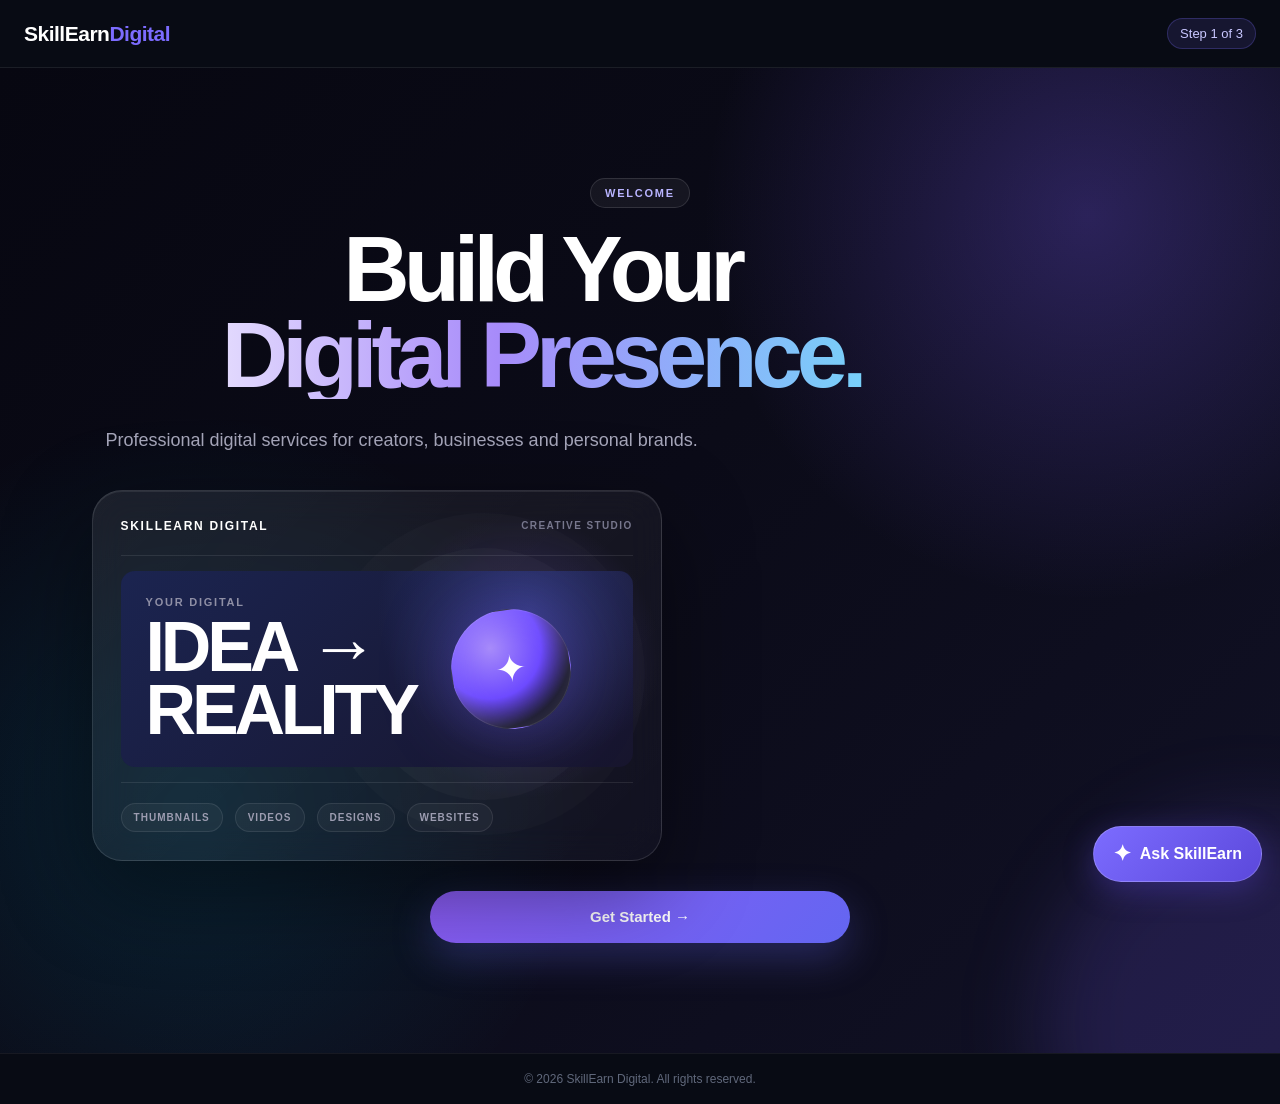
<file: index.html>
<!DOCTYPE html>
<html lang="en">
<head>
    <meta charset="UTF-8">
    <meta name="viewport" content="width=device-width, initial-scale=1.0">
    <meta name="description" content="SkillEarn Digital - Affordable digital services for creators and businesses.">
    <title>SkillEarn Digital | Digital Services</title>
    <link rel="stylesheet" href="style.css">
</head>

<body>

<div class="app">

    <header class="app-header">
        <div class="logo">SkillEarn<span>Digital</span></div>
        <div class="step-counter" id="stepCounter">Step 1 of 4</div>
    </header>

    <main>

        <!-- STEP 1 -->
        <section class="step active" id="step1">
            <div class="step-content">
                <p class="eyebrow">WELCOME</p>

                <h1>Build Your <span>Digital Presence.</span></h1>

                <p class="intro">
                    Professional digital services for creators,
                    businesses and personal brands.
                </p>

                <div class="hero-showcase">
                    <div class="showcase-top">
                        <span>SKILLEARN DIGITAL</span>
                        <small>CREATIVE STUDIO</small>
                    </div>

                    <div class="showcase-content">
                        <div>
                            <small>YOUR DIGITAL</small>
                            <strong>IDEA →<br>REALITY</strong>
                        </div>

                        <div class="showcase-orb">
                            ✦
                        </div>
                    </div>

                    <div class="showcase-bottom">
                        <span>THUMBNAILS</span>
                        <span>VIDEOS</span>
                        <span>DESIGNS</span>
                        <span>WEBSITES</span>
                    </div>
                </div>

                <button class="btn primary" onclick="nextStep()">
                    Get Started →
                </button>
            </div>
        </section>

        <!-- STEP 2 -->
        <section class="step" id="step2">
            <div class="step-content">
                <p class="eyebrow">STEP 2</p>
                <h2>Choose Your Service</h2>
                <p class="intro">View a demo or select a service to get started.</p>

                <div class="services-grid">

                    <div class="service-card">
                        <div class="service-info">
                            <strong>1-Page Landing Website</strong>
                            <small>₹4,999</small>
                        </div>
                        <div class="service-actions">
                            <button type="button" class="demo-btn" onclick="openDemoSite('demo1')">👁 Demo</button>
                            <button type="button" class="select-btn" onclick="selectService('1-Page Landing Website', '₹4,999')">Select →</button>
                        </div>
                    </div>

                    <div class="service-card">
                        <div class="service-info">
                            <strong>5-Page Business Website ⭐</strong>
                            <small>₹14,999</small>
                        </div>
                        <div class="service-actions">
                            <button type="button" class="demo-btn" onclick="openDemoSite('demo2')">👁 Demo</button>
                            <button type="button" class="select-btn" onclick="selectService('5-Page Business Website ⭐', '₹14,999')">Select →</button>
                        </div>
                    </div>

                    <div class="service-card">
                        <div class="service-info">
                            <strong>Portfolio Website</strong>
                            <small>₹7,999</small>
                        </div>
                        <div class="service-actions">
                            <button type="button" class="demo-btn" onclick="openDemoSite('demo3')">👁 Demo</button>
                            <button type="button" class="select-btn" onclick="selectService('Portfolio Website', '₹7,999')">Select →</button>
                        </div>
                    </div>

                    <div class="service-card">
                        <div class="service-info">
                            <strong>E-commerce Website</strong>
                            <small>₹29,999</small>
                        </div>
                        <div class="service-actions">
                            <button type="button" class="demo-btn" onclick="openDemoSite('demo4')">👁 Demo</button>
                            <button type="button" class="select-btn" onclick="selectService('E-commerce Website', '₹29,999')">Select →</button>
                        </div>
                    </div>

                    <div class="service-card">
                        <div class="service-info">
                            <strong>Custom Web Application</strong>
                            <small>₹49,999+</small>
                        </div>
                        <div class="service-actions">
                            <button type="button" class="demo-btn" onclick="openDemoSite('demo5')">👁 Demo</button>
                            <button type="button" class="select-btn" onclick="selectService('Custom Web Application', '₹49,999+')">Select →</button>
                        </div>
                    </div>

                    <div class="service-card">
                        <div class="service-info">
                            <strong>Basic Thumbnail</strong>
                            <small>₹199</small>
                        </div>
                        <div class="service-actions">
                            <button type="button" class="demo-btn" onclick="openDemoSite('demo6')">👁 Demo</button>
                            <button type="button" class="select-btn" onclick="selectService('Basic Thumbnail', '₹199')">Select →</button>
                        </div>
                    </div>

                    <div class="service-card">
                        <div class="service-info">
                            <strong>Good-Quality Thumbnail</strong>
                            <small>₹399</small>
                        </div>
                        <div class="service-actions">
                            <button type="button" class="demo-btn" onclick="openDemoSite('demo7')">👁 Demo</button>
                            <button type="button" class="select-btn" onclick="selectService('Good-Quality Thumbnail', '₹399')">Select →</button>
                        </div>
                    </div>

                    <div class="service-card">
                        <div class="service-info">
                            <strong>Professional / CTR Thumbnail</strong>
                            <small>₹799</small>
                        </div>
                        <div class="service-actions">
                            <button type="button" class="demo-btn" onclick="openDemoSite('demo8')">👁 Demo</button>
                            <button type="button" class="select-btn" onclick="selectService('Professional / CTR Thumbnail', '₹799')">Select →</button>
                        </div>
                    </div>

                    <div class="service-card">
                        <div class="service-info">
                            <strong>10 Thumbnail Package</strong>
                            <small>₹2,999</small>
                        </div>
                        <div class="service-actions">
                            <button type="button" class="demo-btn" onclick="openDemoSite('demo9')">👁 Demo</button>
                            <button type="button" class="select-btn" onclick="selectService('10 Thumbnail Package', '₹2,999')">Select →</button>
                        </div>
                    </div>

                    <div class="service-card">
                        <div class="service-info">
                            <strong>Monthly Creative Package</strong>
                            <small>₹9,999/month</small>
                        </div>
                        <div class="service-actions">
                            <button type="button" class="demo-btn" onclick="openDemoSite('demo10')">👁 Demo</button>
                            <button type="button" class="select-btn" onclick="selectService('Monthly Creative Package', '₹9,999/month')">Select →</button>
                        </div>
                    </div>

                    <div class="service-card">
                        <div class="service-info">
                            <strong>Premium Monthly Package</strong>
                            <small>₹19,999/month</small>
                        </div>
                        <div class="service-actions">
                            <button type="button" class="demo-btn" onclick="openDemoSite('demo11')">👁 Demo</button>
                            <button type="button" class="select-btn" onclick="selectService('Premium Monthly Package', '₹19,999/month')">Select →</button>
                        </div>
                    </div>

                </div>

                <button class="btn secondary back-btn" type="button" onclick="prevStep()">
                    ← Back
                </button>
            </div>
        </section>

<!-- STEP 3 -->
        <section class="step" id="step3">
            <div class="step-content form-content">

                <p class="eyebrow">STEP 3</p>

                <h2>Order Details</h2>

                <p class="intro">
                    Tell us what you need.
                </p>

                <div class="selected-service">
                    <span id="selectedService">Service</span>
                    <strong id="selectedPrice">₹0</strong>
                </div>

                <form onsubmit="submitDetails(event)">

                    <label for="customerName">
                        Your Name
                    </label>

                    <input
                        type="text"
                        id="customerName"
                        placeholder="Enter your name"
                        required
                    >

                    <label for="customerPhone">
                        WhatsApp Number
                    </label>

                    <input
                        type="tel"
                        id="customerPhone"
                        placeholder="Enter WhatsApp number"
                        inputmode="numeric"
                        required
                    >

                    <label for="orderDetails">
                        Requirements
                    </label>

                    <textarea
                        id="orderDetails"
                        rows="5"
                        placeholder="Tell us what you need..."
                        required
                    ></textarea>

                      <button type="submit" class="btn primary">Review Order →</button>

                  </form>
                <div id="orderReview" class="order-review" hidden>
                    <p class="eyebrow">ORDER SUMMARY</p>
                    <h2>Ready to Get Started?</h2>
                    <p class="intro">Your details are ready. Review your service and continue on WhatsApp.</p>
                    <div class="selected-service">
                        <span id="finalService">Your Service</span>
                        <strong id="finalPrice">₹0</strong>
                    </div>
                    <button class="btn primary" type="button" onclick="sendWhatsApp()">Send Order on WhatsApp →</button>
                    <button class="btn secondary" type="button" onclick="askQuestion()">Ask a Question</button>
                    <button class="btn secondary" type="button" onclick="editOrderDetails()">← Edit Details</button>
                </div>


              </div>

            </div>
        </section>

        <div id="demoModal" class="demo-modal">
  <div class="demo-box">
    <button type="button" class="demo-close" onclick="closeDemo()">✕</button>
    <div id="demoPreview"></div>
  </div>
</div>
    </main>

    <footer>
        <p>© 2026 SkillEarn Digital. All rights reserved.</p>
    </footer>

</div>

<script src="script.js?v=3"></script>


<!-- SkillEarn Digital Customer Assistant -->
<div id="skillEarnAgent" class="se-agent">
  <button id="seAgentToggle" class="se-agent-toggle" type="button"
          aria-label="Open SkillEarn Digital Assistant"
          aria-expanded="false">
    <span class="se-agent-icon">✦</span>
    <span>Ask SkillEarn</span>
  </button>

  <section id="seAgentPanel" class="se-agent-panel"
           aria-label="SkillEarn Digital Assistant" hidden>
    <header class="se-agent-header">
      <div>
        <strong>SkillEarn Assistant</strong>
        <p>Services, prices and demos</p>
      </div>
      <button id="seAgentClose" type="button"
              aria-label="Close assistant">×</button>
    </header>

    <div id="seAgentMessages" class="se-agent-messages"
         aria-live="polite">
      <div class="se-agent-message bot">
        Hi! 👋 Welcome to SkillEarn Digital.
        I can help you explore our services, prices and website demos.
        What would you like to know?
      </div>
    </div>

    <div class="se-agent-quick">
      <button type="button" data-agent-question="Show me your services">Our services</button>
      <button type="button" data-agent-question="Show me your prices">Pricing</button>
      <button type="button" data-agent-question="How can I view demos?">View demos</button>
    </div>

    <form id="seAgentForm" class="se-agent-form">
      <input id="seAgentInput" type="text" maxlength="400"
             placeholder="Ask about our services..."
             aria-label="Your question" autocomplete="off" required>
      <button type="submit" aria-label="Send message">➤</button>
    </form>
    <p class="se-agent-note">For a personal quote, you can contact us on WhatsApp.</p>
  </section>
</div>
<!-- End SkillEarn Digital Customer Assistant -->

</body>
</html>
</file>
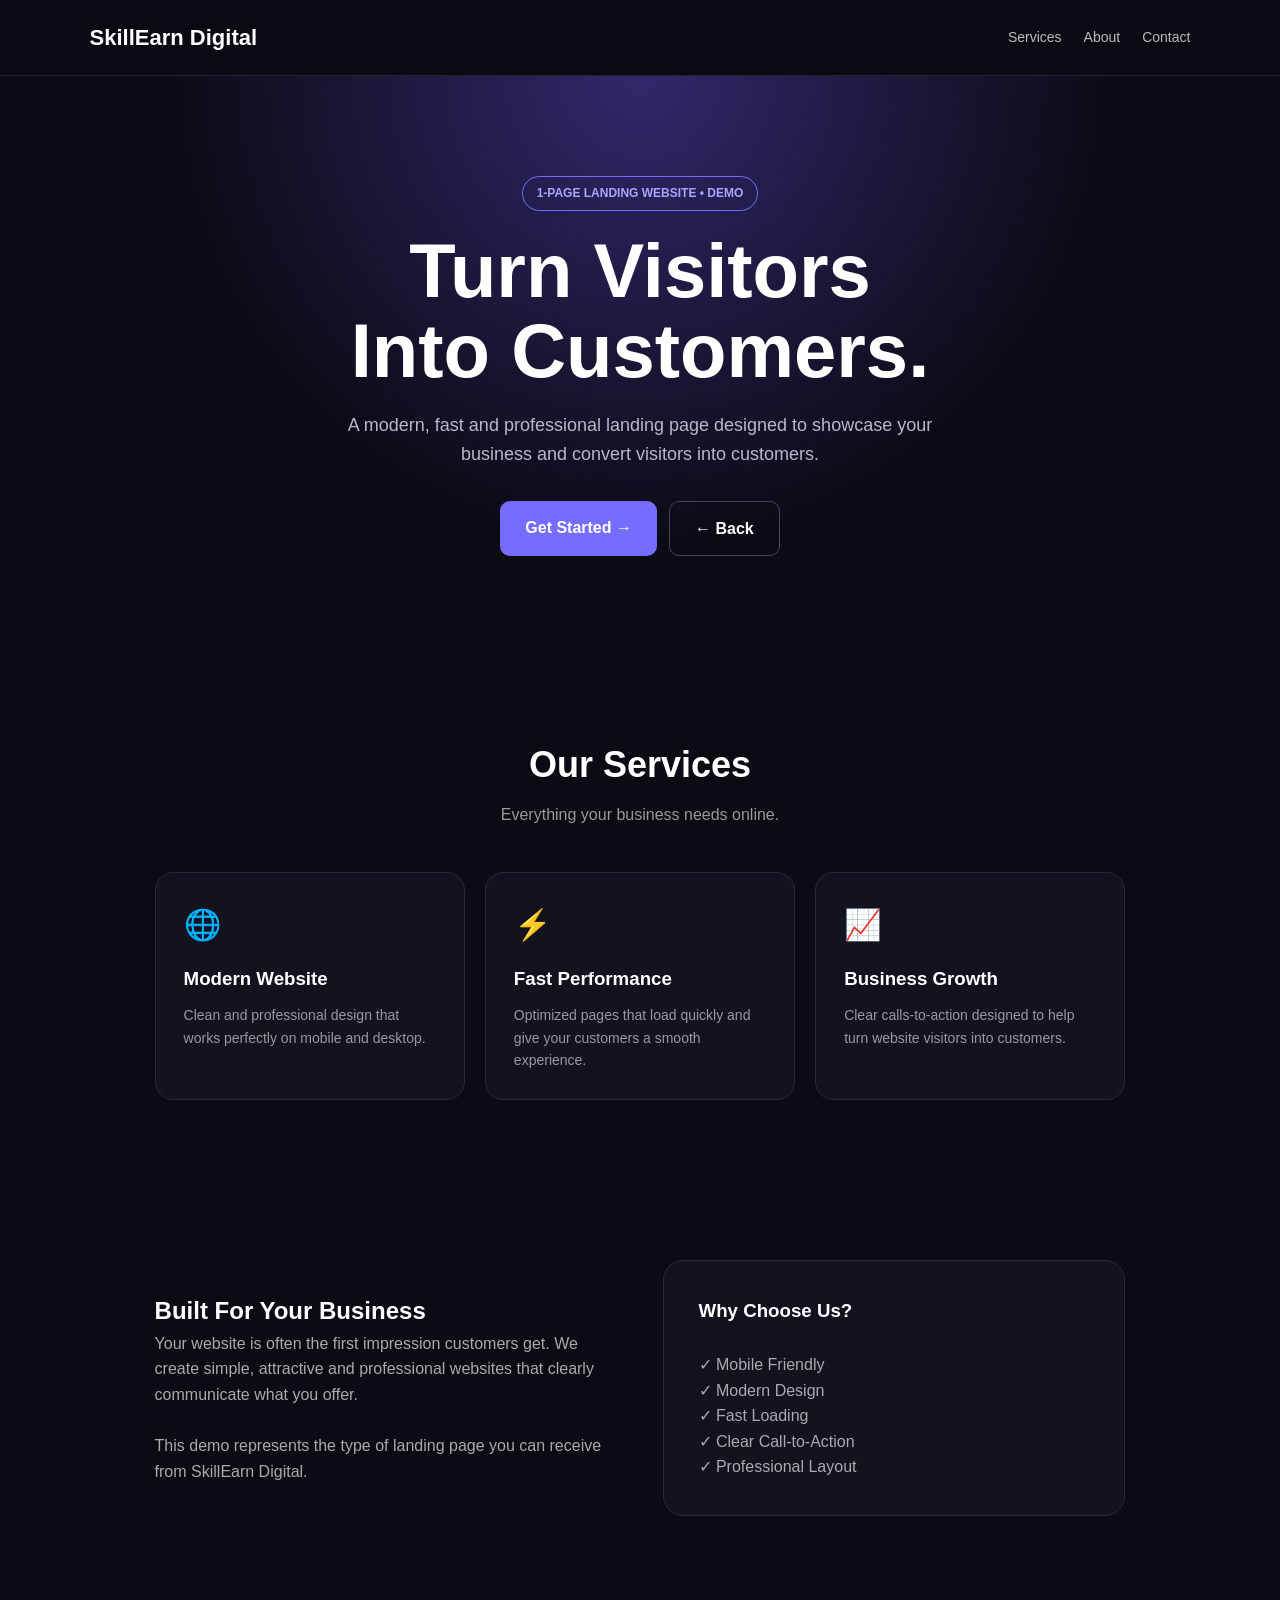
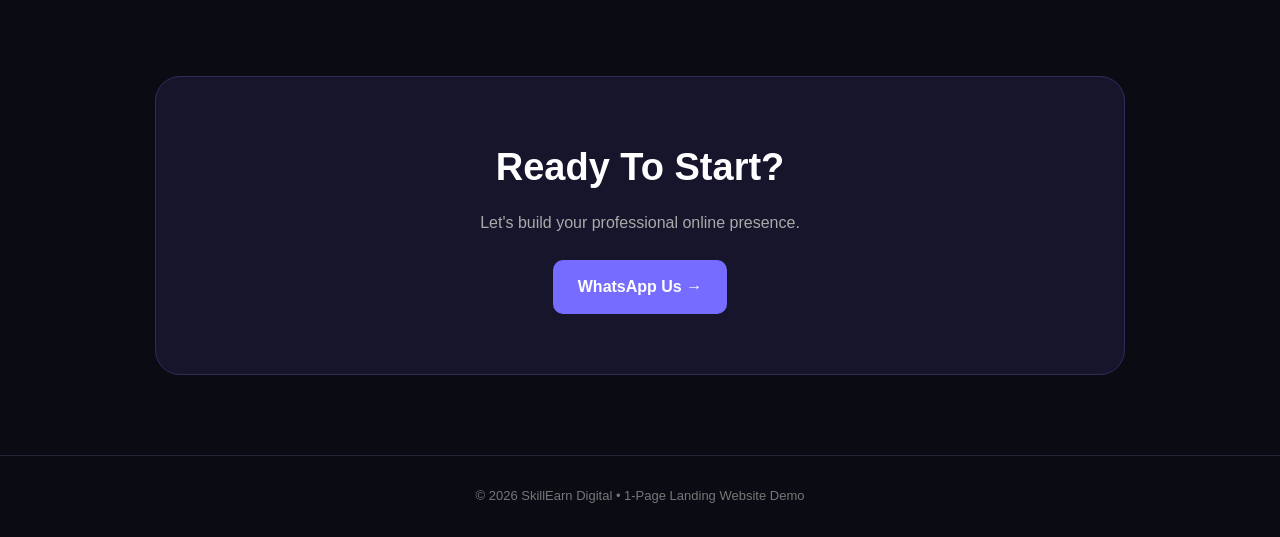
<file: demo.html>
<!DOCTYPE html>
<html lang="en">
<head>
<meta charset="UTF-8">
<meta name="viewport" content="width=device-width, initial-scale=1.0">
<title>Landing Website Demo | SkillEarn Digital</title>

<style>
*{box-sizing:border-box;margin:0;padding:0}
body{
font-family:Arial,sans-serif;
background:#0b0b14;
color:#fff;
line-height:1.6
}
header{
padding:20px 7%;
display:flex;
justify-content:space-between;
align-items:center;
border-bottom:1px solid #252538;
position:sticky;
top:0;
background:#0b0b14ee;
backdrop-filter:blur(10px);
z-index:5
}
.logo{font-size:22px;font-weight:800}
.nav{display:flex;gap:22px}
.nav a{color:#bbb;text-decoration:none;font-size:14px}
.hero{
padding:100px 7%;
text-align:center;
background:radial-gradient(circle at top,#30286b,#0b0b14 55%)
}
.badge{
display:inline-block;
padding:7px 14px;
border:1px solid #766cff;
border-radius:30px;
color:#aaa3ff;
font-size:12px;
font-weight:bold;
margin-bottom:20px
}
h1{
font-size:clamp(42px,7vw,76px);
line-height:1.05;
margin-bottom:20px
}
.hero p{
max-width:650px;
margin:auto;
color:#b8b8c8;
font-size:18px
}
.buttons{margin-top:32px;display:flex;gap:12px;justify-content:center;flex-wrap:wrap}
.btn{
padding:14px 25px;
border-radius:10px;
text-decoration:none;
font-weight:bold;
display:inline-block
}
.primary{background:#766cff;color:white}
.secondary{border:1px solid #44445c;color:white}
section.content{padding:80px 7%;max-width:1150px;margin:auto}
.title{text-align:center;margin-bottom:45px}
.title h2{font-size:36px}
.title p{color:#999;margin-top:8px}
.cards{
display:grid;
grid-template-columns:repeat(3,1fr);
gap:20px
}
.card{
background:#131320;
border:1px solid #27273a;
border-radius:18px;
padding:28px;
}
.card h3{margin-bottom:10px}
.card p{color:#999;font-size:14px}
.icon{
font-size:30px;
margin-bottom:15px
}
.about{
display:grid;
grid-template-columns:1fr 1fr;
gap:45px;
align-items:center
}
.about-box{
background:#131320;
border:1px solid #27273a;
border-radius:20px;
padding:35px
}
.about p{color:#aaa}
.cta{
text-align:center;
background:#17152c;
border:1px solid #302b5b;
border-radius:25px;
padding:60px 25px
}
.cta h2{font-size:38px;margin-bottom:12px}
.cta p{color:#aaa;margin-bottom:25px}
footer{
text-align:center;
padding:30px;
border-top:1px solid #252538;
color:#777;
font-size:13px
}
@media(max-width:700px){
.nav{display:none}
.cards{grid-template-columns:1fr}
.about{grid-template-columns:1fr}
.hero{padding:75px 6%}
section.content{padding:60px 6%}
}
</style>
</head>

<body>

<header>
<div class="logo">SkillEarn Digital</div>
<nav class="nav">
<a href="#services">Services</a>
<a href="#about">About</a>
<a href="#contact">Contact</a>
</nav>
</header>

<section class="hero">
<div class="badge">1-PAGE LANDING WEBSITE • DEMO</div>
<h1>Turn Visitors<br>Into Customers.</h1>
<p>
A modern, fast and professional landing page designed to showcase your business and convert visitors into customers.
</p>

<div class="buttons">
<a class="btn primary" href="#contact">Get Started →</a>
<a class="btn secondary" href="javascript:history.back()">← Back</a>
</div>
</section>

<section class="content" id="services">
<div class="title">
<h2>Our Services</h2>
<p>Everything your business needs online.</p>
</div>

<div class="cards">

<div class="card">
<div class="icon">🌐</div>
<h3>Modern Website</h3>
<p>Clean and professional design that works perfectly on mobile and desktop.</p>
</div>

<div class="card">
<div class="icon">⚡</div>
<h3>Fast Performance</h3>
<p>Optimized pages that load quickly and give your customers a smooth experience.</p>
</div>

<div class="card">
<div class="icon">📈</div>
<h3>Business Growth</h3>
<p>Clear calls-to-action designed to help turn website visitors into customers.</p>
</div>

</div>
</section>

<section class="content" id="about">
<div class="about">

<div>
<h2>Built For Your Business</h2>
<p>
Your website is often the first impression customers get.
We create simple, attractive and professional websites that clearly communicate what you offer.
</p>
<br>
<p>
This demo represents the type of landing page you can receive from SkillEarn Digital.
</p>
</div>

<div class="about-box">
<h3>Why Choose Us?</h3>
<br>
<p>✓ Mobile Friendly</p>
<p>✓ Modern Design</p>
<p>✓ Fast Loading</p>
<p>✓ Clear Call-to-Action</p>
<p>✓ Professional Layout</p>
</div>

</div>
</section>

<section class="content" id="contact">
<div class="cta">
<h2>Ready To Start?</h2>
<p>Let's build your professional online presence.</p>
<a class="btn primary" href="https://wa.me/919133213727" target="_blank">
WhatsApp Us →
</a>
</div>
</section>

<footer>
© 2026 SkillEarn Digital • 1-Page Landing Website Demo
</footer>

</body>
</html>
</file>
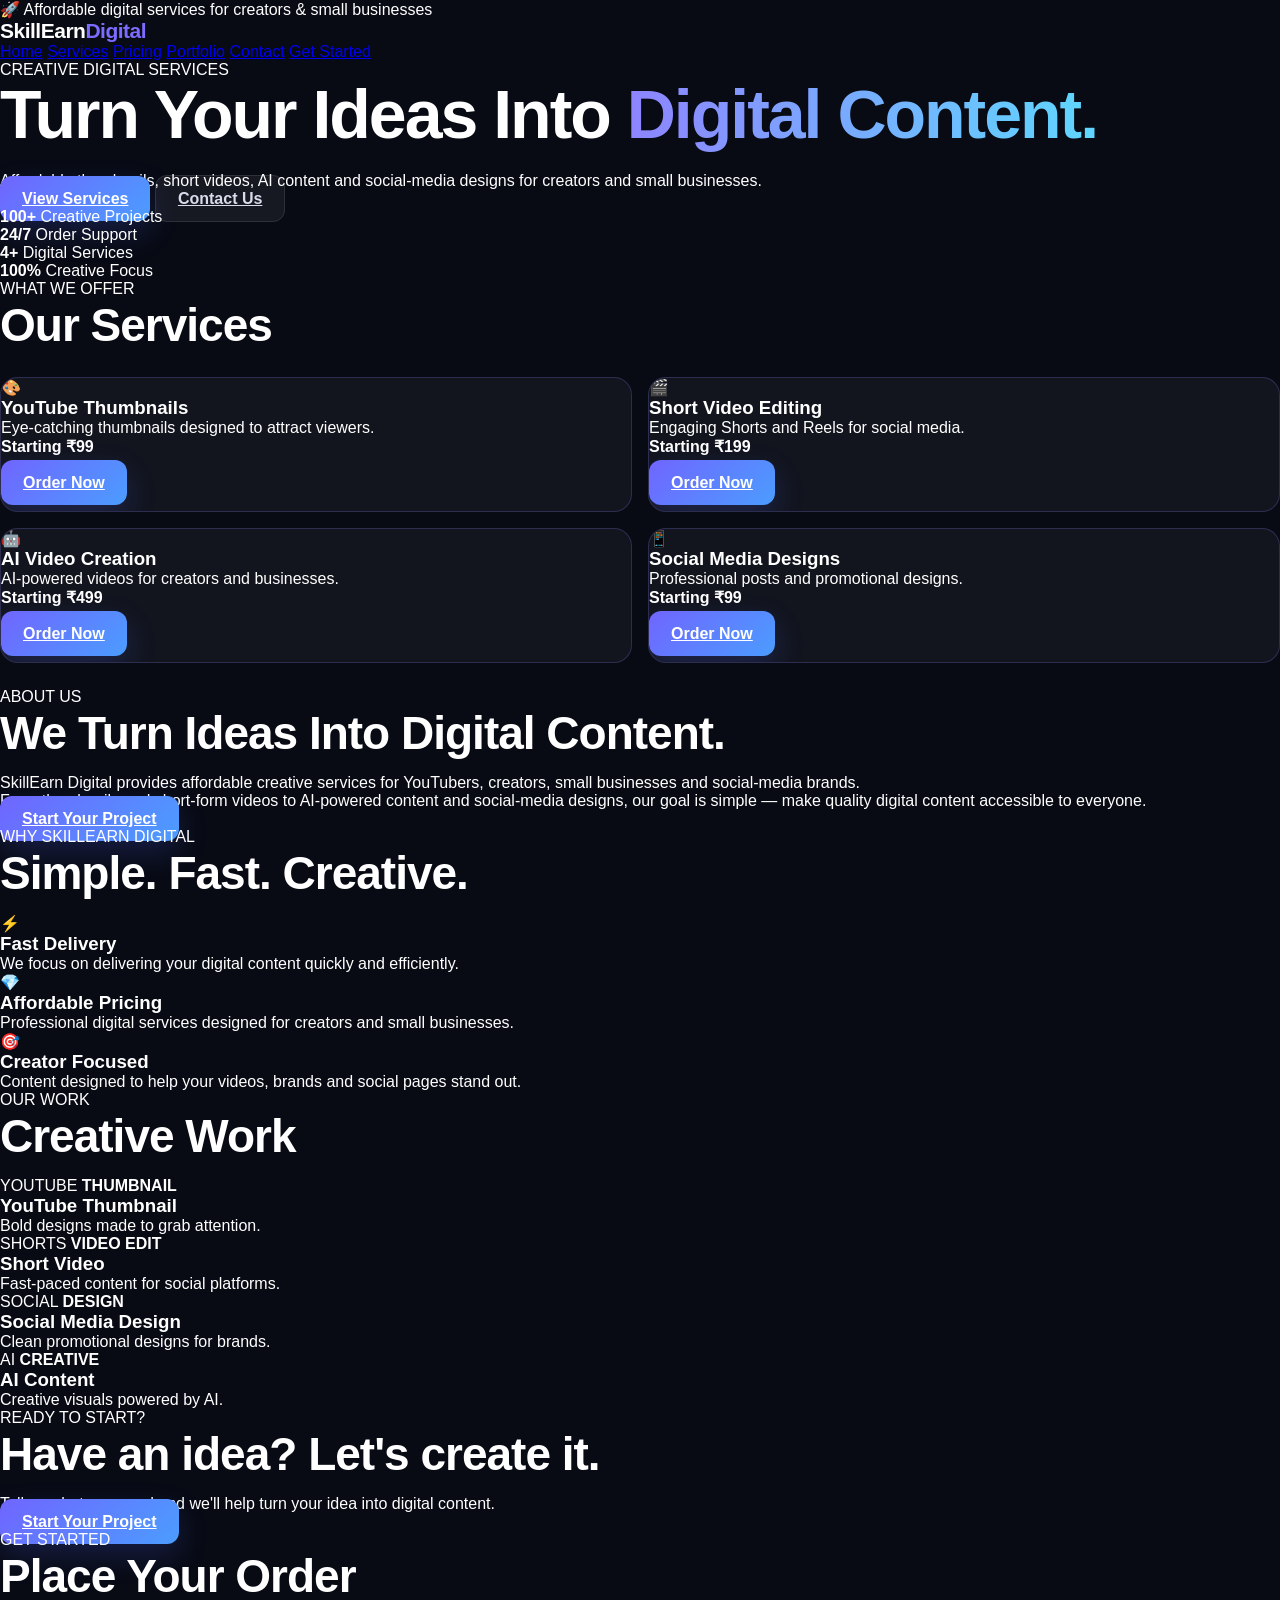
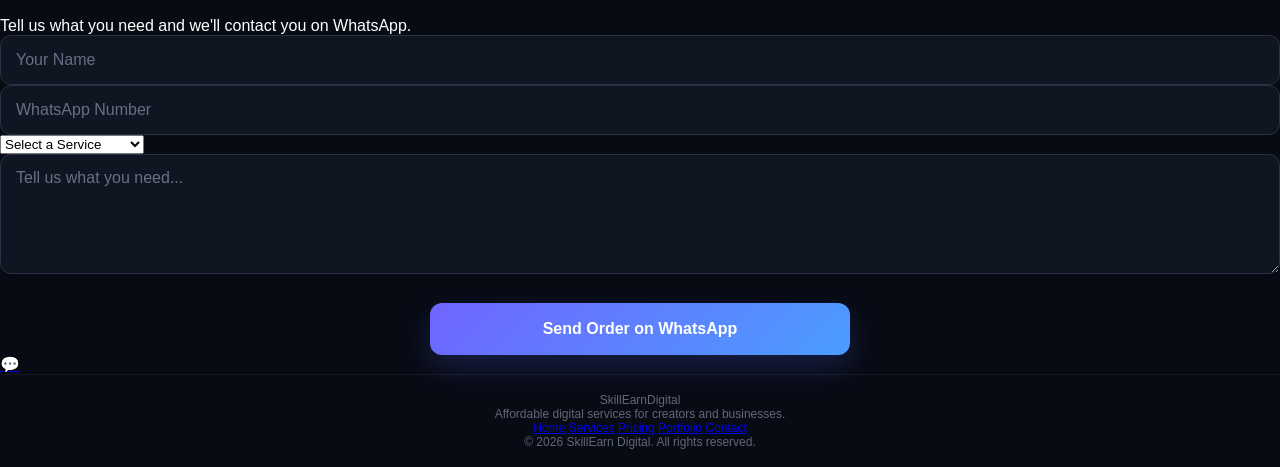
<file: index-backup.html>
<!DOCTYPE html>
<html lang="en">
<head>
    <meta charset="UTF-8">
    <meta name="viewport" content="width=device-width, initial-scale=1.0">
    <meta name="description" content="SkillEarn Digital - Affordable digital services for creators and businesses.">
    <title>SkillEarn Digital | Digital Services</title>
    <link rel="stylesheet" href="style.css">
</head>

<body>

<div class="announcement">
    🚀 Affordable digital services for creators & small businesses
</div>

<header>
    <nav class="navbar">
        <div class="logo">SkillEarn<span>Digital</span></div>

        <div class="nav-links">
            <a href="#home">Home</a>
            <a href="#services">Services</a>
            <a href="#pricing">Pricing</a>
            <a href="#portfolio">Portfolio</a>
            <a href="#contact">Contact</a>
            <a href="#contact" class="nav-cta">Get Started</a>
        </div>
    </nav>
</header>

<main>

<section id="home" class="hero">
    <div class="hero-content">
        <p class="tagline">CREATIVE DIGITAL SERVICES</p>

        <h1>Turn Your Ideas Into <span>Digital Content.</span></h1>

        <p>
            Affordable thumbnails, short videos, AI content and
            social-media designs for creators and small businesses.
        </p>

        <div class="hero-buttons">
            <a href="#services" class="btn primary">View Services</a>
            <a href="#contact" class="btn secondary">Contact Us</a>
        </div>
    </div>
</section>

<section class="stats">
    <div class="stat">
        <strong>100+</strong>
        <span>Creative Projects</span>
    </div>

    <div class="stat">
        <strong>24/7</strong>
        <span>Order Support</span>
    </div>

    <div class="stat">
        <strong>4+</strong>
        <span>Digital Services</span>
    </div>

    <div class="stat">
        <strong>100%</strong>
        <span>Creative Focus</span>
    </div>
</section>

<section id="services" class="section">
    <p class="section-label">WHAT WE OFFER</p>
    <h2>Our Services</h2>

    <div class="services-grid">

        <div class="service-card">
            <div class="icon">🎨</div>
            <h3>YouTube Thumbnails</h3>
            <p>Eye-catching thumbnails designed to attract viewers.</p>
            <strong>Starting ₹99</strong><br><br>
            <a class="btn primary" href="https://wa.me/919133213727?text=Hello%20SkillEarn%20Digital%2C%20I%20want%20a%20YouTube%20thumbnail." target="_blank">Order Now</a>
        </div>

        <div class="service-card">
            <div class="icon">🎬</div>
            <h3>Short Video Editing</h3>
            <p>Engaging Shorts and Reels for social media.</p>
            <strong>Starting ₹199</strong><br><br>
            <a class="btn primary" href="https://wa.me/919133213727?text=Hello%20SkillEarn%20Digital%2C%20I%20want%20a%20Short%20Video%20edited." target="_blank">Order Now</a>
        </div>

        <div class="service-card">
            <div class="icon">🤖</div>
            <h3>AI Video Creation</h3>
            <p>AI-powered videos for creators and businesses.</p>
            <strong>Starting ₹499</strong><br><br>
            <a class="btn primary" href="https://wa.me/919133213727?text=Hello%20SkillEarn%20Digital%2C%20I%20want%20an%20AI%20video." target="_blank">Order Now</a>
        </div>

        <div class="service-card">
            <div class="icon">📱</div>
            <h3>Social Media Designs</h3>
            <p>Professional posts and promotional designs.</p>
            <strong>Starting ₹99</strong><br><br>
            <a class="btn primary" href="https://wa.me/919133213727?text=Hello%20SkillEarn%20Digital%2C%20I%20want%20a%20Social%20Media%20Design." target="_blank">Order Now</a>
        </div>

    </div>
</section>

<section id="about" class="section about">
    <div class="about-content">
        <p class="section-label">ABOUT US</p>
        <h2>We Turn Ideas Into Digital Content.</h2>

        <p>
            SkillEarn Digital provides affordable creative services for
            YouTubers, creators, small businesses and social-media brands.
        </p>

        <p>
            From thumbnails and short-form videos to AI-powered content
            and social-media designs, our goal is simple — make quality
            digital content accessible to everyone.
        </p>

        <a href="#contact" class="btn primary">Start Your Project</a>
    </div>
</section>

<section class="section why-us">
    <p class="section-label">WHY SKILLEARN DIGITAL</p>
    <h2>Simple. Fast. Creative.</h2>

    <div class="why-grid">

        <div class="why-card">
            <div class="icon">⚡</div>
            <h3>Fast Delivery</h3>
            <p>We focus on delivering your digital content quickly and efficiently.</p>
        </div>

        <div class="why-card">
            <div class="icon">💎</div>
            <h3>Affordable Pricing</h3>
            <p>Professional digital services designed for creators and small businesses.</p>
        </div>

        <div class="why-card">
            <div class="icon">🎯</div>
            <h3>Creator Focused</h3>
            <p>Content designed to help your videos, brands and social pages stand out.</p>
        </div>

    </div>
</section>

<section id="portfolio" class="section portfolio">
    <p class="section-label">OUR WORK</p>
    <h2>Creative Work</h2>

    <div class="portfolio-grid">

        <div class="portfolio-box">
            <div class="portfolio-preview thumbnail-preview">
                <span>YOUTUBE</span>
                <strong>THUMBNAIL</strong>
            </div>
            <h3>YouTube Thumbnail</h3>
            <p>Bold designs made to grab attention.</p>
        </div>

        <div class="portfolio-box">
            <div class="portfolio-preview video-preview">
                <span>SHORTS</span>
                <strong>VIDEO EDIT</strong>
            </div>
            <h3>Short Video</h3>
            <p>Fast-paced content for social platforms.</p>
        </div>

        <div class="portfolio-box">
            <div class="portfolio-preview social-preview">
                <span>SOCIAL</span>
                <strong>DESIGN</strong>
            </div>
            <h3>Social Media Design</h3>
            <p>Clean promotional designs for brands.</p>
        </div>

        <div class="portfolio-box">
            <div class="portfolio-preview ai-preview">
                <span>AI</span>
                <strong>CREATIVE</strong>
            </div>
            <h3>AI Content</h3>
            <p>Creative visuals powered by AI.</p>
        </div>

    </div>
</section>

<section class="cta-banner">
    <div>
        <p class="section-label">READY TO START?</p>
        <h2>Have an idea? Let's create it.</h2>
        <p>Tell us what you need and we'll help turn your idea into digital content.</p>
    </div>

    <a href="#contact" class="btn primary">Start Your Project</a>
</section>

<section id="contact" class="section contact">
    <p class="section-label">GET STARTED</p>
    <h2>Place Your Order</h2>

    <p>Tell us what you need and we'll contact you on WhatsApp.</p>

    <form onsubmit="sendOrder(event)">

        <input
            type="text"
            id="customerName"
            placeholder="Your Name"
            required
        >

        <input
            type="tel"
            id="customerPhone"
            placeholder="WhatsApp Number"
            required
        >

        <select id="serviceName" required>
            <option value="">Select a Service</option>
            <option>YouTube Thumbnail</option>
            <option>Short Video Editing</option>
            <option>AI Video Creation</option>
            <option>Social Media Design</option>
        </select>

        <textarea
            id="orderDetails"
            placeholder="Tell us what you need..."
            rows="5"
            required
        ></textarea>

        <button type="submit" class="btn primary">
            Send Order on WhatsApp
        </button>

    </form>
</section>

</main>

<a class="whatsapp-float" href="https://wa.me/919133213727?text=Hello%20SkillEarn%20Digital%2C%20I%20want%20to%20know%20more%20about%20your%20services." target="_blank" aria-label="Chat on WhatsApp">
    💬
</a>

<footer>
    <div class="footer-content">

        <div>
            <div class="footer-logo">SkillEarn<span>Digital</span></div>
            <p>Affordable digital services for creators and businesses.</p>
        </div>

        <div class="footer-links">
            <a href="#home">Home</a>
            <a href="#services">Services</a>
            <a href="#pricing">Pricing</a>
            <a href="#portfolio">Portfolio</a>
            <a href="#contact">Contact</a>
        </div>

    </div>

    <div class="footer-bottom">
        <p>© 2026 SkillEarn Digital. All rights reserved.</p>
    </div>
</footer>

<script src="script.js"></script>

</body>
</html>
</file>
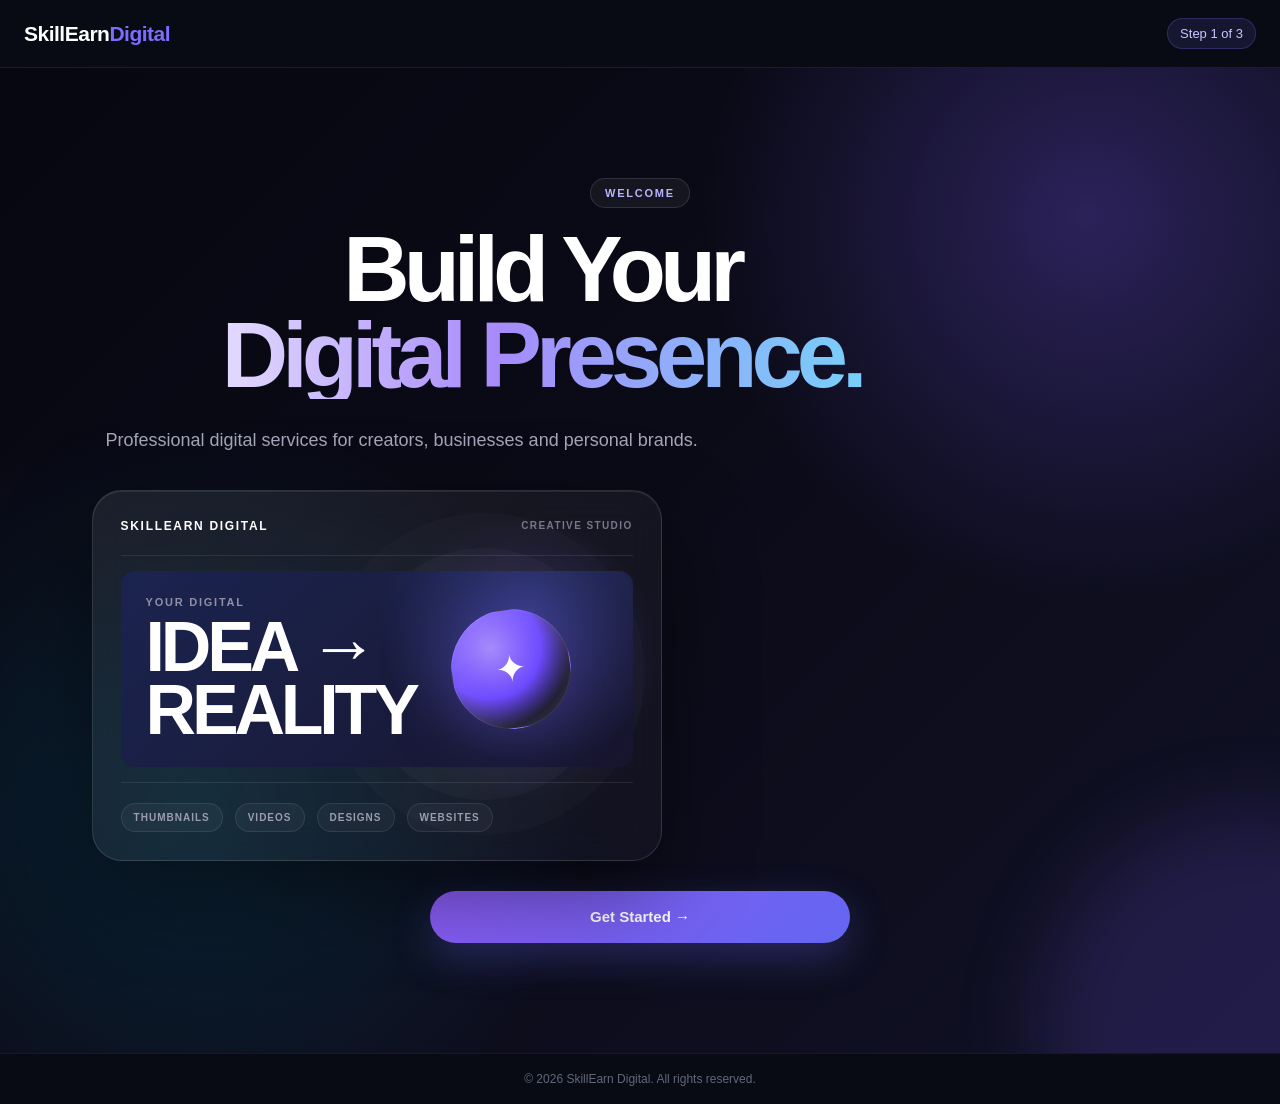
<file: index-before-4step.html>
<!DOCTYPE html>
<html lang="en">
<head>
    <meta charset="UTF-8">
    <meta name="viewport" content="width=device-width, initial-scale=1.0">
    <meta name="description" content="SkillEarn Digital - Affordable digital services for creators and businesses.">
    <title>SkillEarn Digital | Digital Services</title>
    <link rel="stylesheet" href="style.css">
</head>

<body>

<div class="app">

    <header class="app-header">
        <div class="logo">SkillEarn<span>Digital</span></div>
        <div class="step-counter" id="stepCounter">Step 1 of 5</div>
    </header>

    <main>

        <!-- STEP 1 -->
        <section class="step active" id="step1">
            <div class="step-content">
                <p class="eyebrow">WELCOME</p>

                <h1>Build Your <span>Digital Presence.</span></h1>

                <p class="intro">
                    Professional digital services for creators,
                    businesses and personal brands.
                </p>

                <div class="hero-showcase">
                    <div class="showcase-top">
                        <span>SKILLEARN DIGITAL</span>
                        <small>CREATIVE STUDIO</small>
                    </div>

                    <div class="showcase-content">
                        <div>
                            <small>YOUR DIGITAL</small>
                            <strong>IDEA →<br>REALITY</strong>
                        </div>

                        <div class="showcase-orb">
                            ✦
                        </div>
                    </div>

                    <div class="showcase-bottom">
                        <span>THUMBNAILS</span>
                        <span>VIDEOS</span>
                        <span>DESIGNS</span>
                        <span>WEBSITES</span>
                    </div>
                </div>

                <button class="btn primary" onclick="nextStep()">
                    Get Started →
                </button>
            </div>
        </section>

        <!-- STEP 2 -->
        <section class="step" id="step2">
            <div class="step-content wide">

                <p class="eyebrow">STEP 2</p>

                <h2>Choose Your Service</h2>

                <p class="intro">
                    Select a service and see a sample of what we can create for you.
                </p>

                <div class="service-options">

                    <button class="service-option" onclick="selectService('YouTube Thumbnail', '₹99')">
                        <div class="sample-preview thumbnail-sample">
                            <span class="sample-badge">NEW VIDEO</span>
                            <strong>EPIC<br>CRICKET<br>FACTS</strong>
                            <small>WATCH NOW →</small>
                        </div>

                        <div class="service-info">
                            <strong>YouTube Thumbnail</strong>
                            <small>₹99</small>
                        </div>

                        <span class="select-label">Select This →</span>
                    </button>

                    <button class="service-option" onclick="selectService('Short Video Editing', '₹199')">
                        <div class="sample-preview video-sample">
                            <span class="play-icon">▶</span>
                            <strong>SHORT<br>VIDEO</strong>
                            <small>00:15</small>
                        </div>

                        <div class="service-info">
                            <strong>Short Video Editing</strong>
                            <small>₹199</small>
                        </div>

                        <span class="select-label">Select This →</span>
                    </button>

                    <button class="service-option" onclick="selectService('Social Media Designs', '₹99')">
                        <div class="sample-preview social-sample">
                            <span>YOUR<br>BRAND</span>
                            <strong>GROW<br>ONLINE</strong>
                            <small>@YOURBRAND</small>
                        </div>

                        <div class="service-info">
                            <strong>Social Media Designs</strong>
                            <small>₹99</small>
                        </div>

                        <span class="select-label">Select This →</span>
                    </button>

                    <button class="service-option" onclick="selectService('Website Building', '₹999+')">
                        <div class="sample-preview website-sample">
                            <div class="browser-bar">
                                <i></i><i></i><i></i>
                            </div>
                            <strong>YOUR<br>BUSINESS</strong>
                            <small>MODERN WEBSITE</small>
                        </div>

                        <div class="service-info">
                            <strong>Website Building</strong>
                            <small>₹999+</small>
                        </div>

                        <span class="select-label">Select This →</span>
                    </button>

                </div>

                <button class="btn secondary back-btn" onclick="prevStep()">
                    ← Back
                </button>

            </div>
        </section>

        <!-- STEP 3 -->
        <section class="step" id="step3">
            <div class="step-content form-content">

                <p class="eyebrow">STEP 3</p>

                <h2>Order Details</h2>

                <p class="intro">
                    Tell us what you need.
                </p>

                <div class="selected-service">
                    <span id="selectedService">Service</span>
                    <strong id="selectedPrice">₹0</strong>
                </div>

                <form onsubmit="submitDetails(event)">

                    <label for="customerName">
                        Your Name
                    </label>

                    <input
                        type="text"
                        id="customerName"
                        placeholder="Enter your name"
                        required
                    >

                    <label for="customerPhone">
                        WhatsApp Number
                    </label>

                    <input
                        type="tel"
                        id="customerPhone"
                        placeholder="Enter WhatsApp number"
                        inputmode="numeric"
                        required
                    >

                    <label for="orderDetails">
                        Requirements
                    </label>

                    <textarea
                        id="orderDetails"
                        rows="5"
                        placeholder="Tell us what you need..."
                        required
                    ></textarea>

                    <button type="submit" class="btn primary">
                        Continue to Payment →
                    </button>

                </form>

                <button class="btn secondary back-btn" onclick="prevStep()">
                    ← Back
                </button>

            </div>
        </section>

        <!-- STEP 4 -->
        <section class="step" id="step4">
            <div class="step-content">

                <p class="eyebrow">STEP 4</p>

                <h2>Payment</h2>

                <p class="intro">
                    Review your order before payment.
                </p>

                <div class="payment-summary">

                    <div>
                        <span>Service</span>
                        <strong id="paymentService">-</strong>
                    </div>

                    <div>
                        <span>Amount</span>
                        <strong id="paymentPrice">₹0</strong>
                    </div>

                </div>

                <div class="payment-method">

                    <span>💳</span>

                    <h3>UPI Payment</h3>

                    <p>
                        Use UPI to pay for your selected service.
                    </p>

                    <div class="upi-placeholder">
                        UPI ID:
                        <strong>Add Your UPI ID</strong>
                    </div>

                </div>

                <button class="btn primary" onclick="confirmPayment()">
                    I Have Paid →
                </button>

                <button class="btn secondary back-btn" onclick="prevStep()">
                    ← Back
                </button>

            </div>
        </section>

        <!-- STEP 5 -->
        <section class="step" id="step5">
            <div class="step-content">

                <div class="success-icon">✓</div>

                <p class="eyebrow">ORDER COMPLETE</p>

                <h2>Thank You!</h2>

                <p class="intro">
                    Your order details are ready.
                    Send the confirmation to us on WhatsApp.
                </p>

                <button class="btn primary" onclick="sendWhatsApp()">
                    Send Confirmation on WhatsApp
                </button>

                <button class="btn secondary back-btn" onclick="goHome()">
                    Back to Home
                </button>

            </div>
        </section>

    </main>

    <footer>
        <p>© 2026 SkillEarn Digital. All rights reserved.</p>
    </footer>

</div>

<script src="script.js"></script>

</body>
</html>
</file>
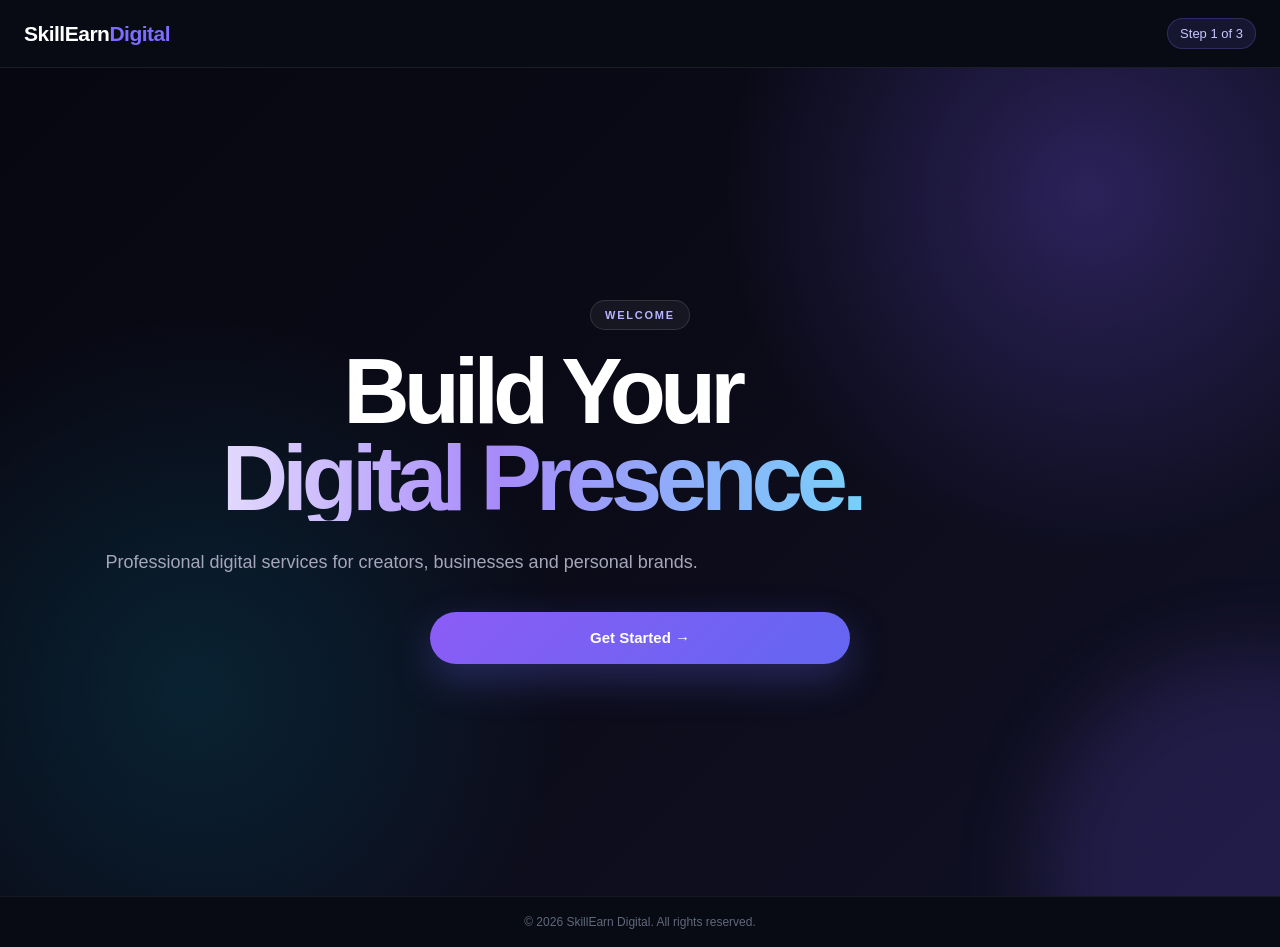
<file: index-before-samples.html>
<!DOCTYPE html>
<html lang="en">
<head>
    <meta charset="UTF-8">
    <meta name="viewport" content="width=device-width, initial-scale=1.0">
    <meta name="description" content="SkillEarn Digital - Affordable digital services for creators and businesses.">
    <title>SkillEarn Digital | Digital Services</title>
    <link rel="stylesheet" href="style.css">
</head>

<body>

<div class="app">

    <header class="app-header">
        <div class="logo">SkillEarn<span>Digital</span></div>
        <div class="step-counter" id="stepCounter">Step 1 of 5</div>
    </header>

    <main>

        <!-- STEP 1 -->
        <section class="step active" id="step1">
            <div class="step-content">
                <p class="eyebrow">WELCOME</p>

                <h1>Build Your <span>Digital Presence.</span></h1>

                <p class="intro">
                    Professional digital services for creators,
                    businesses and personal brands.
                </p>

                <button class="btn primary" onclick="nextStep()">
                    Get Started →
                </button>
            </div>
        </section>

        <!-- STEP 2 -->
        <section class="step" id="step2">
            <div class="step-content wide">

                <p class="eyebrow">STEP 2</p>

                <h2>Select a Service</h2>

                <p class="intro">
                    Choose what you need.
                </p>

                <div class="service-options">

                    <button class="service-option"
                        onclick="selectService('YouTube Thumbnail', '₹99')">
                        <span>🎨</span>
                        <strong>YouTube Thumbnail</strong>
                        <small>₹99</small>
                    </button>

                    <button class="service-option"
                        onclick="selectService('Short Video Editing', '₹199')">
                        <span>🎬</span>
                        <strong>Short Video Editing</strong>
                        <small>₹199</small>
                    </button>

                    <button class="service-option"
                        onclick="selectService('Social Media Designs', '₹99')">
                        <span>📱</span>
                        <strong>Social Media Designs</strong>
                        <small>₹99</small>
                    </button>

                    <button class="service-option"
                        onclick="selectService('Website Building', '₹999+')">
                        <span>🌐</span>
                        <strong>Website Building</strong>
                        <small>₹999+</small>
                    </button>

                </div>

                <button class="btn secondary back-btn" onclick="prevStep()">
                    ← Back
                </button>

            </div>
        </section>

        <!-- STEP 3 -->
        <section class="step" id="step3">
            <div class="step-content form-content">

                <p class="eyebrow">STEP 3</p>

                <h2>Order Details</h2>

                <p class="intro">
                    Tell us what you need.
                </p>

                <div class="selected-service">
                    <span id="selectedService">Service</span>
                    <strong id="selectedPrice">₹0</strong>
                </div>

                <form onsubmit="submitDetails(event)">

                    <label for="customerName">
                        Your Name
                    </label>

                    <input
                        type="text"
                        id="customerName"
                        placeholder="Enter your name"
                        required
                    >

                    <label for="customerPhone">
                        WhatsApp Number
                    </label>

                    <input
                        type="tel"
                        id="customerPhone"
                        placeholder="Enter WhatsApp number"
                        inputmode="numeric"
                        required
                    >

                    <label for="orderDetails">
                        Requirements
                    </label>

                    <textarea
                        id="orderDetails"
                        rows="5"
                        placeholder="Tell us what you need..."
                        required
                    ></textarea>

                    <button type="submit" class="btn primary">
                        Continue to Payment →
                    </button>

                </form>

                <button class="btn secondary back-btn" onclick="prevStep()">
                    ← Back
                </button>

            </div>
        </section>

        <!-- STEP 4 -->
        <section class="step" id="step4">
            <div class="step-content">

                <p class="eyebrow">STEP 4</p>

                <h2>Payment</h2>

                <p class="intro">
                    Review your order before payment.
                </p>

                <div class="payment-summary">

                    <div>
                        <span>Service</span>
                        <strong id="paymentService">-</strong>
                    </div>

                    <div>
                        <span>Amount</span>
                        <strong id="paymentPrice">₹0</strong>
                    </div>

                </div>

                <div class="payment-method">

                    <span>💳</span>

                    <h3>UPI Payment</h3>

                    <p>
                        Use UPI to pay for your selected service.
                    </p>

                    <div class="upi-placeholder">
                        UPI ID:
                        <strong>Add Your UPI ID</strong>
                    </div>

                </div>

                <button class="btn primary" onclick="confirmPayment()">
                    I Have Paid →
                </button>

                <button class="btn secondary back-btn" onclick="prevStep()">
                    ← Back
                </button>

            </div>
        </section>

        <!-- STEP 5 -->
        <section class="step" id="step5">
            <div class="step-content">

                <div class="success-icon">✓</div>

                <p class="eyebrow">ORDER COMPLETE</p>

                <h2>Thank You!</h2>

                <p class="intro">
                    Your order details are ready.
                    Send the confirmation to us on WhatsApp.
                </p>

                <button class="btn primary" onclick="sendWhatsApp()">
                    Send Confirmation on WhatsApp
                </button>

                <button class="btn secondary back-btn" onclick="goHome()">
                    Back to Home
                </button>

            </div>
        </section>

    </main>

    <footer>
        <p>© 2026 SkillEarn Digital. All rights reserved.</p>
    </footer>

</div>

<script src="script.js"></script>

</body>
</html>
</file>
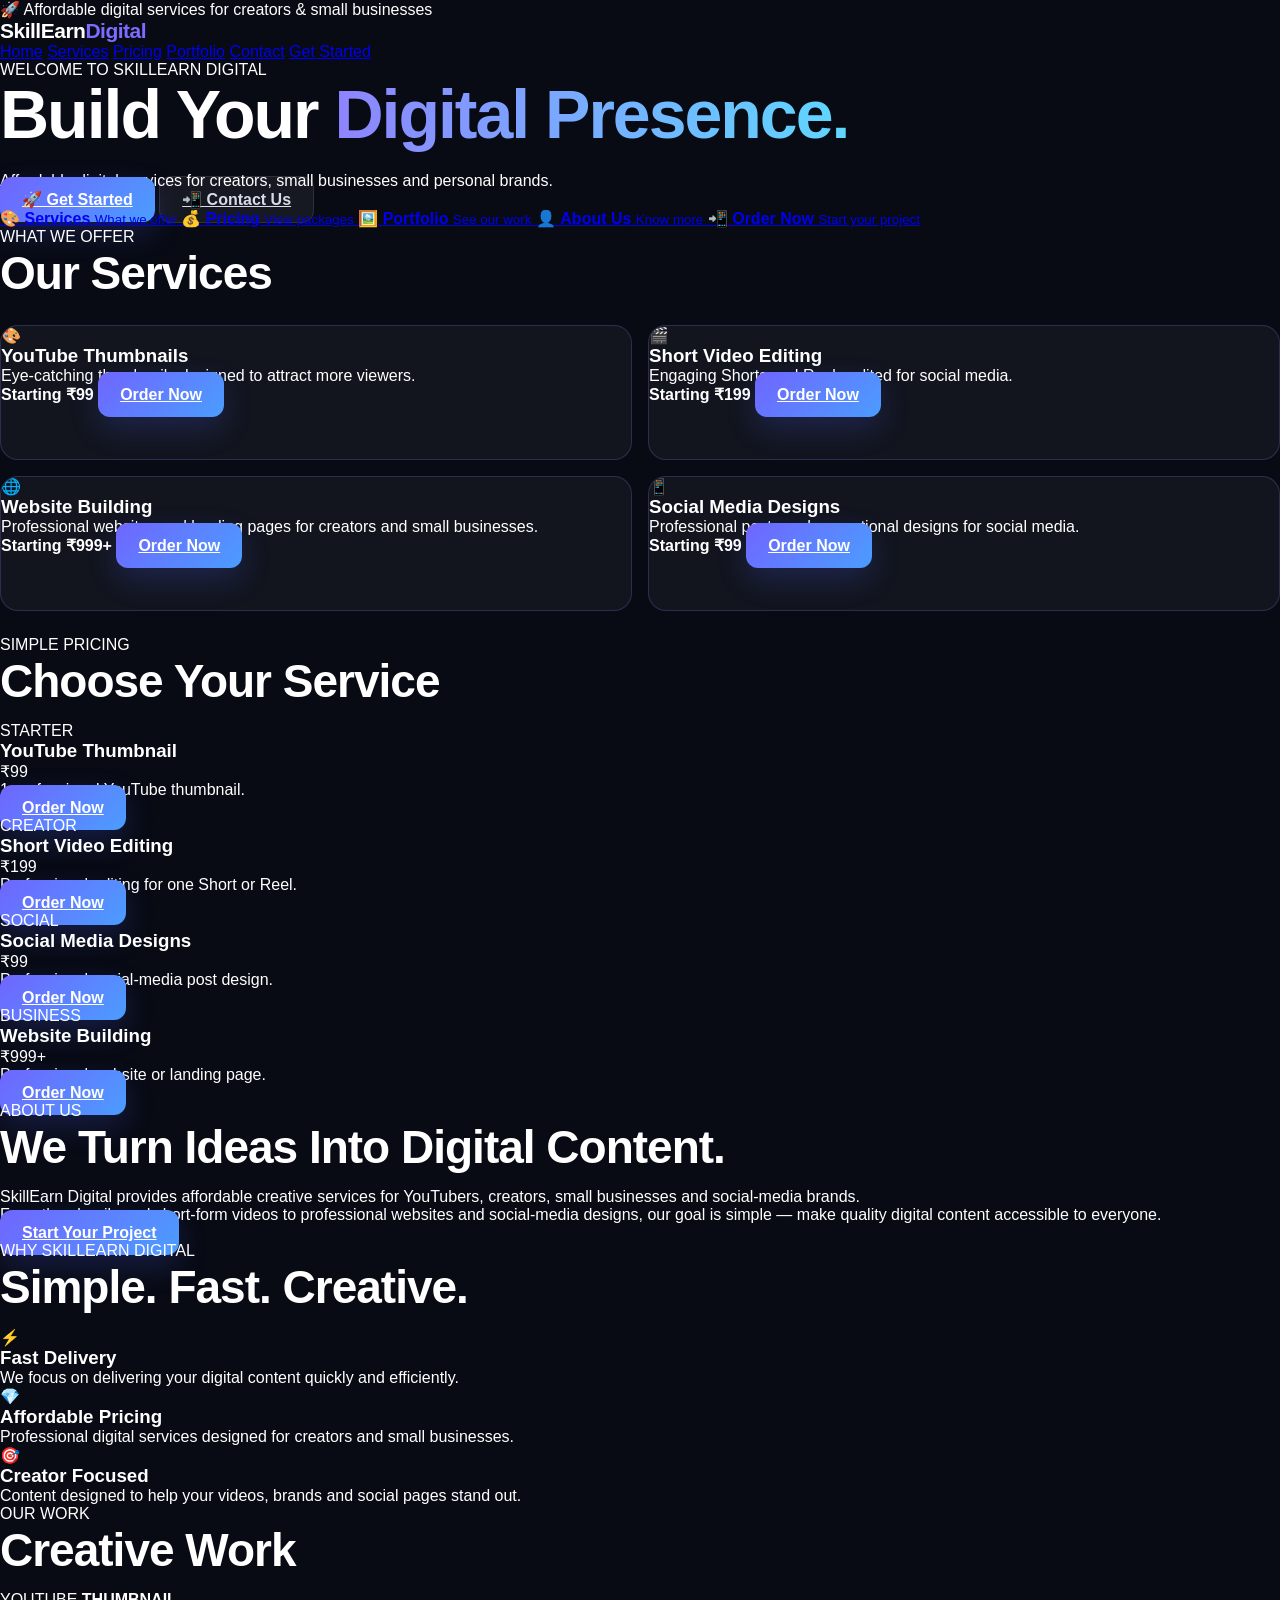
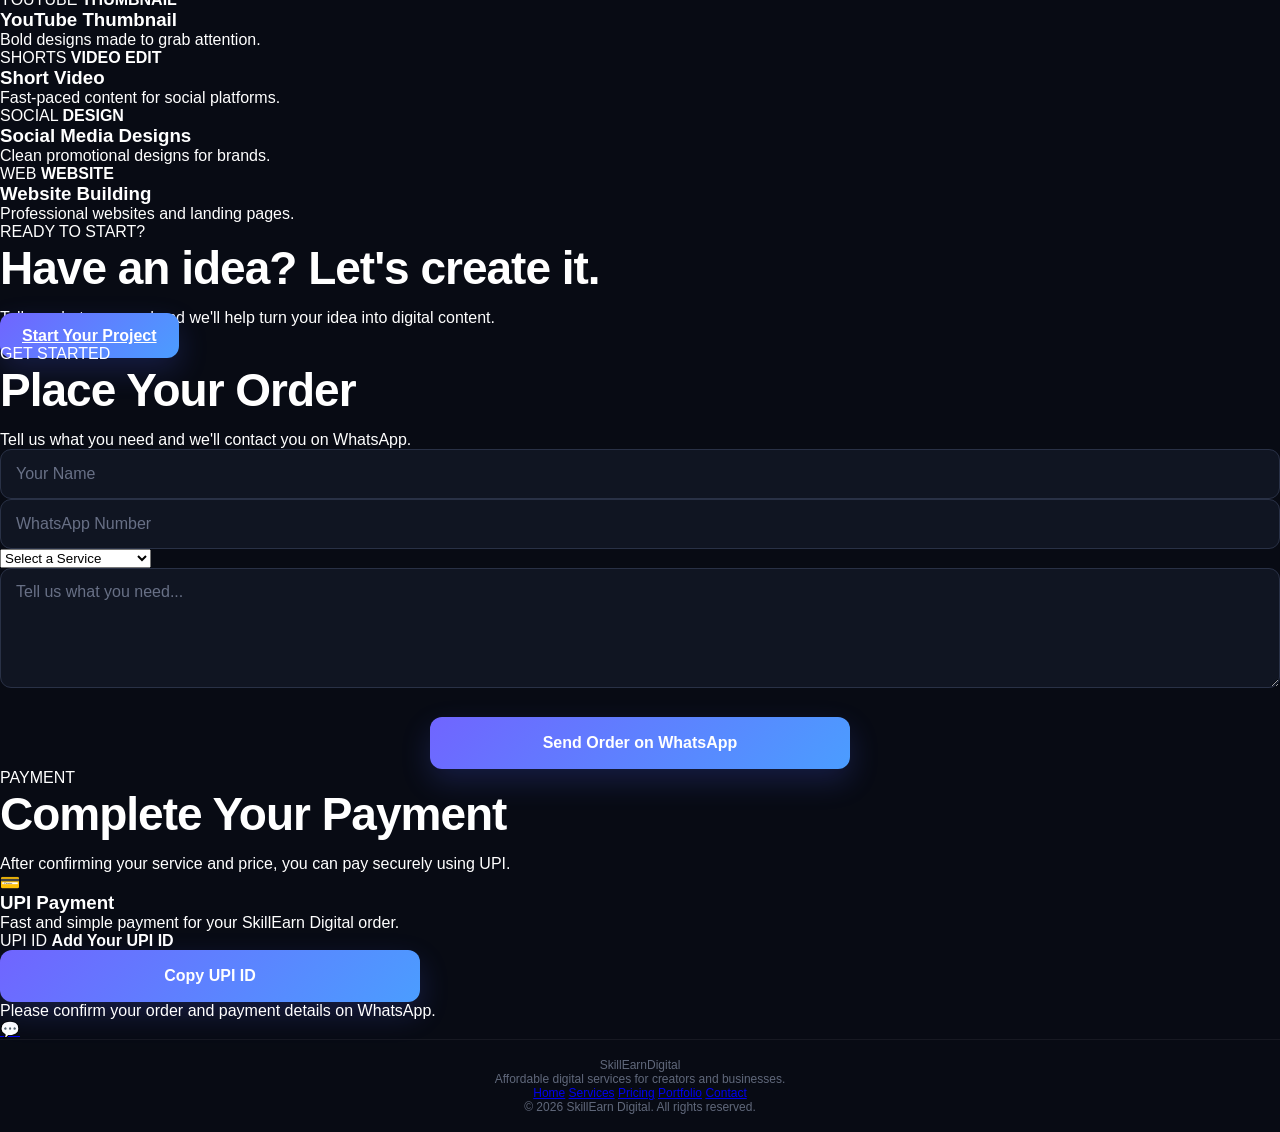
<file: index-before-stepflow-2.html>
<!DOCTYPE html>
<html lang="en">
<head>
    <meta charset="UTF-8">
    <meta name="viewport" content="width=device-width, initial-scale=1.0">
    <meta name="description" content="SkillEarn Digital - Affordable digital services for creators and businesses.">
    <title>SkillEarn Digital | Digital Services</title>
    <link rel="stylesheet" href="style.css">
</head>

<body>

<div class="announcement">
    🚀 Affordable digital services for creators & small businesses
</div>

<header>
    <nav class="navbar">
        <div class="logo">SkillEarn<span>Digital</span></div>

        <div class="nav-links">
            <a href="#home">Home</a>
            <a href="#services">Services</a>
            <a href="#pricing">Pricing</a>
            <a href="#portfolio">Portfolio</a>
            <a href="#contact">Contact</a>
            <a href="#contact" class="nav-cta">Get Started</a>
        </div>
    </nav>
</header>

<main>

<section id="home" class="hero">
    <div class="hero-content">
        <p class="tagline">WELCOME TO SKILLEARN DIGITAL</p>

        <h1>Build Your <span>Digital Presence.</span></h1>

        <p>
            Affordable digital services for creators,
            small businesses and personal brands.
        </p>

        <div class="hero-buttons">
            <a href="#services" class="btn primary">🚀 Get Started</a>
            <a href="#contact" class="btn secondary">📲 Contact Us</a>
        </div>

        <div class="home-options">
            <a href="#services" class="home-option">
                <span>🎨</span>
                <strong>Services</strong>
                <small>What we offer</small>
            </a>

            <a href="#pricing" class="home-option">
                <span>💰</span>
                <strong>Pricing</strong>
                <small>View packages</small>
            </a>

            <a href="#portfolio" class="home-option">
                <span>🖼️</span>
                <strong>Portfolio</strong>
                <small>See our work</small>
            </a>

            <a href="#about" class="home-option">
                <span>👤</span>
                <strong>About Us</strong>
                <small>Know more</small>
            </a>

            <a href="#contact" class="home-option">
                <span>📲</span>
                <strong>Order Now</strong>
                <small>Start your project</small>
            </a>
        </div>
    </div>
</section>

<section id="services" class="section">
    <p class="section-label">WHAT WE OFFER</p>
    <h2>Our Services</h2>

    <div class="services-grid">

        <div class="service-card">
            <div class="icon">🎨</div>
            <h3>YouTube Thumbnails</h3>
            <p>Eye-catching thumbnails designed to attract more viewers.</p>
            <strong>Starting ₹99</strong>
            <a class="btn primary" href="https://wa.me/919133213727?text=Hello%20SkillEarn%20Digital%2C%20I%20want%20a%20YouTube%20Thumbnail" target="_blank">Order Now</a>
        </div>

        <div class="service-card">
            <div class="icon">🎬</div>
            <h3>Short Video Editing</h3>
            <p>Engaging Shorts and Reels edited for social media.</p>
            <strong>Starting ₹199</strong>
            <a class="btn primary" href="https://wa.me/919133213727?text=Hello%20SkillEarn%20Digital%2C%20I%20want%20Short%20Video%20Editing" target="_blank">Order Now</a>
        </div>

        <div class="service-card">
            <div class="icon">🌐</div>
            <h3>Website Building</h3>
            <p>Professional websites and landing pages for creators and small businesses.</p>
            <strong>Starting ₹999+</strong>
            <a class="btn primary" href="https://wa.me/919133213727?text=Hello%20SkillEarn%20Digital%2C%20I%20want%20a%20Website" target="_blank">Order Now</a>
        </div>

        <div class="service-card">
            <div class="icon">📱</div>
            <h3>Social Media Designs</h3>
            <p>Professional posts and promotional designs for social media.</p>
            <strong>Starting ₹99</strong>
            <a class="btn primary" href="https://wa.me/919133213727?text=Hello%20SkillEarn%20Digital%2C%20I%20want%20a%20Social%20Media%20Design" target="_blank">Order Now</a>
        </div>

    </div>
</section>

<section id="pricing" class="section pricing">
    <p class="section-label">SIMPLE PRICING</p>
    <h2>Choose Your Service</h2>

    <div class="pricing-grid">

        <div class="price-card">
            <span class="price-label">STARTER</span>
            <h3>YouTube Thumbnail</h3>
            <div class="price">₹99</div>
            <p>1 professional YouTube thumbnail.</p>
            <a class="btn primary" href="#contact">Order Now</a>
        </div>

        <div class="price-card featured">
            <span class="price-label">CREATOR</span>
            <h3>Short Video Editing</h3>
            <div class="price">₹199</div>
            <p>Professional editing for one Short or Reel.</p>
            <a class="btn primary" href="#contact">Order Now</a>
        </div>

        <div class="price-card">
            <span class="price-label">SOCIAL</span>
            <h3>Social Media Designs</h3>
            <div class="price">₹99</div>
            <p>Professional social-media post design.</p>
            <a class="btn primary" href="#contact">Order Now</a>
        </div>

        <div class="price-card">
            <span class="price-label">BUSINESS</span>
            <h3>Website Building</h3>
            <div class="price">₹999+</div>
            <p>Professional website or landing page.</p>
            <a class="btn primary" href="#contact">Order Now</a>
        </div>

    </div>
</section>

<section id="about" class="section about">
    <div class="about-content">
        <p class="section-label">ABOUT US</p>
        <h2>We Turn Ideas Into Digital Content.</h2>

        <p>
            SkillEarn Digital provides affordable creative services for
            YouTubers, creators, small businesses and social-media brands.
        </p>

        <p>
            From thumbnails and short-form videos to professional websites
            and social-media designs, our goal is simple — make quality
            digital content accessible to everyone.
        </p>

        <a href="#contact" class="btn primary">Start Your Project</a>
    </div>
</section>

<section class="section why-us">
    <p class="section-label">WHY SKILLEARN DIGITAL</p>
    <h2>Simple. Fast. Creative.</h2>

    <div class="why-grid">

        <div class="why-card">
            <div class="icon">⚡</div>
            <h3>Fast Delivery</h3>
            <p>We focus on delivering your digital content quickly and efficiently.</p>
        </div>

        <div class="why-card">
            <div class="icon">💎</div>
            <h3>Affordable Pricing</h3>
            <p>Professional digital services designed for creators and small businesses.</p>
        </div>

        <div class="why-card">
            <div class="icon">🎯</div>
            <h3>Creator Focused</h3>
            <p>Content designed to help your videos, brands and social pages stand out.</p>
        </div>

    </div>
</section>

<section id="portfolio" class="section portfolio">
    <p class="section-label">OUR WORK</p>
    <h2>Creative Work</h2>

    <div class="portfolio-grid">

        <div class="portfolio-box">
            <div class="portfolio-preview thumbnail-preview">
                <span>YOUTUBE</span>
                <strong>THUMBNAIL</strong>
            </div>
            <h3>YouTube Thumbnail</h3>
            <p>Bold designs made to grab attention.</p>
        </div>

        <div class="portfolio-box">
            <div class="portfolio-preview video-preview">
                <span>SHORTS</span>
                <strong>VIDEO EDIT</strong>
            </div>
            <h3>Short Video</h3>
            <p>Fast-paced content for social platforms.</p>
        </div>

        <div class="portfolio-box">
            <div class="portfolio-preview social-preview">
                <span>SOCIAL</span>
                <strong>DESIGN</strong>
            </div>
            <h3>Social Media Designs</h3>
            <p>Clean promotional designs for brands.</p>
        </div>

        <div class="portfolio-box">
            <div class="portfolio-preview website-preview">
                <span>WEB</span>
                <strong>WEBSITE</strong>
            </div>
            <h3>Website Building</h3>
            <p>Professional websites and landing pages.</p>
        </div>

    </div>
</section>

<section class="cta-banner">
    <div>
        <p class="section-label">READY TO START?</p>
        <h2>Have an idea? Let's create it.</h2>
        <p>Tell us what you need and we'll help turn your idea into digital content.</p>
    </div>

    <a href="#contact" class="btn primary">Start Your Project</a>
</section>

<section id="contact" class="section contact">
    <p class="section-label">GET STARTED</p>
    <h2>Place Your Order</h2>

    <p>Tell us what you need and we'll contact you on WhatsApp.</p>

    <form onsubmit="sendOrder(event)">

        <input
            type="text"
            id="customerName"
            placeholder="Your Name"
            required
        >

        <input
            type="tel"
            id="customerPhone"
            placeholder="WhatsApp Number"
            required
        >

        <select id="serviceName" required>
            <option value="">Select a Service</option>
            <option>YouTube Thumbnail</option>
            <option>Short Video Editing</option>
            <option>Website Building</option>
            <option>Social Media Designs</option>
        </select>

        <textarea
            id="orderDetails"
            placeholder="Tell us what you need..."
            rows="5"
            required
        ></textarea>

        <button type="submit" class="btn primary">
            Send Order on WhatsApp
        </button>

    </form>
</section>

<section id="payment" class="section payment">
    <p class="section-label">PAYMENT</p>
    <h2>Complete Your Payment</h2>
    <p class="payment-intro">After confirming your service and price, you can pay securely using UPI.</p>

    <div class="payment-card">
        <div class="payment-icon">💳</div>
        <h3>UPI Payment</h3>
        <p>Fast and simple payment for your SkillEarn Digital order.</p>
        <div class="upi-box">
            <span>UPI ID</span>
            <strong id="upiId">Add Your UPI ID</strong>
        </div>
        <button class="btn primary" type="button" onclick="copyUPI()">Copy UPI ID</button>
        <p class="payment-note">Please confirm your order and payment details on WhatsApp.</p>
    </div>
</section>

</main>

<a class="whatsapp-float" href="https://wa.me/919133213727?text=Hello%20SkillEarn%20Digital%2C%20I%20want%20to%20know%20more%20about%20your%20services." target="_blank" aria-label="Chat on WhatsApp">
    💬
</a>

<footer>
    <div class="footer-content">

        <div>
            <div class="footer-logo">SkillEarn<span>Digital</span></div>
            <p>Affordable digital services for creators and businesses.</p>
        </div>

        <div class="footer-links">
            <a href="#home">Home</a>
            <a href="#services">Services</a>
            <a href="#pricing">Pricing</a>
            <a href="#portfolio">Portfolio</a>
            <a href="#contact">Contact</a>
        </div>

    </div>

    <div class="footer-bottom">
        <p>© 2026 SkillEarn Digital. All rights reserved.</p>
    </div>
</footer>

<script src="script.js"></script>

</body>
</html>
</file>
<file: style.css>
* {
    margin: 0;
    padding: 0;
    box-sizing: border-box;
}

html {
    scroll-behavior: smooth;
}

body {
    min-height: 100vh;
    font-family: Arial, Helvetica, sans-serif;
    background: #080b14;
    color: #ffffff;
}

button,
input,
textarea {
    font: inherit;
}

button {
    cursor: pointer;
}

.app {
    min-height: 100vh;
    display: flex;
    flex-direction: column;
}

.app-header {
    width: 100%;
    padding: 18px 24px;
    display: flex;
    justify-content: space-between;
    align-items: center;
    border-bottom: 1px solid rgba(255, 255, 255, 0.08);
    background: rgba(8, 11, 20, 0.92);
}

.logo {
    font-size: 21px;
    font-weight: 800;
    letter-spacing: -0.5px;
}

.logo span {
    color: #7c6cff;
}

.step-counter {
    padding: 7px 12px;
    border-radius: 20px;
    font-size: 13px;
    color: #c9c7ff;
    background: rgba(124, 108, 255, 0.12);
    border: 1px solid rgba(124, 108, 255, 0.25);
}

main {
    flex: 1;
    width: 100%;
}

.step {
    display: none;
    min-height: calc(100vh - 125px);
    align-items: center;
    justify-content: center;
}

.step.active {
    display: flex;
}

.step-content {
    width: 100%;
    max-width: 650px;
    padding: 50px 22px;
    text-align: center;
}

.step-content.wide {
    max-width: 900px;
}

.eyebrow {
    margin-bottom: 14px;
    font-size: 12px;
    font-weight: 800;
    letter-spacing: 2px;
    color: #8e84ff;
}

h1 {
    font-size: clamp(38px, 8vw, 68px);
    line-height: 1.05;
    letter-spacing: -2px;
    margin-bottom: 22px;
}

h1 span {
    background: linear-gradient(90deg, #8e84ff, #5fd7ff);
    -webkit-background-clip: text;
    -webkit-text-fill-color: transparent;
}

h2 {
    font-size: clamp(30px, 6vw, 46px);
    margin-bottom: 14px;
    letter-spacing: -1px;
}

.intro {
    max-width: 560px;
    margin: 0 auto 30px;
    color: #a9afc2;
    font-size: 17px;
    line-height: 1.7;
}

.btn {
    width: 100%;
    max-width: 420px;
    min-height: 52px;
    padding: 14px 22px;
    border: 0;
    border-radius: 12px;
    font-weight: 700;
    transition: 0.2s ease;
}

.btn:hover {
    transform: translateY(-2px);
}

.btn:active {
    transform: translateY(0);
}

.btn:focus-visible,
.service-option:focus-visible,
input:focus-visible,
textarea:focus-visible {
    outline: 2px solid #8e84ff;
    outline-offset: 3px;
}

.primary {
    color: #ffffff;
    background: linear-gradient(135deg, #7065ff, #4b9dff);
    box-shadow: 0 12px 30px rgba(79, 100, 255, 0.2);
}

.secondary {
    color: #d9dbea;
    background: rgba(255, 255, 255, 0.06);
    border: 1px solid rgba(255, 255, 255, 0.1);
}

.back-btn {
    margin-top: 14px;
    max-width: 420px;
}

/* SERVICES */

.service-options {
    display: grid;
    grid-template-columns: repeat(2, 1fr);
    gap: 16px;
    margin: 30px 0;
}

.service-option {
    min-height: 145px;
    padding: 22px;
    display: flex;
    flex-direction: column;
    align-items: center;
    justify-content: center;
    gap: 9px;
    color: #ffffff;
    background: #111625;
    border: 1px solid #222a3d;
    border-radius: 18px;
    transition: 0.2s ease;
}

.service-option:hover {
    transform: translateY(-3px);
    border-color: #6f64ff;
    background: #151a2d;
}

.service-option.selected {
    border-color: #7c6cff;
    box-shadow: 0 0 0 2px rgba(124, 108, 255, 0.15);
}

.service-option span {
    font-size: 30px;
}

.service-option strong {
    font-size: 16px;
}

.service-option small {
    color: #8e84ff;
    font-size: 15px;
    font-weight: 800;
}

/* FORM */

.form-content {
    max-width: 620px;
}

.selected-service {
    width: 100%;
    margin: 25px 0;
    padding: 17px 18px;
    display: flex;
    justify-content: space-between;
    align-items: center;
    gap: 15px;
    text-align: left;
    background: #111625;
    border: 1px solid #242c40;
    border-radius: 13px;
}

.selected-service span {
    color: #c5c9d8;
}

.selected-service strong {
    color: #8e84ff;
}

form {
    text-align: left;
}

label {
    display: block;
    margin: 18px 0 8px;
    font-size: 14px;
    font-weight: 700;
    color: #dfe2ec;
}

input,
textarea {
    width: 100%;
    padding: 14px 15px;
    color: #ffffff;
    background: #101522;
    border: 1px solid #293146;
    border-radius: 11px;
    outline: none;
}

input {
    min-height: 50px;
}

textarea {
    min-height: 120px;
    resize: vertical;
}

input::placeholder,
textarea::placeholder {
    color: #687086;
}

input:focus,
textarea:focus {
    border-color: #7c6cff;
}

form .btn {
    display: block;
    margin: 25px auto 0;
}

/* SUCCESS */

.success-icon {
    width: 72px;
    height: 72px;
    margin: 0 auto 24px;
    display: flex;
    align-items: center;
    justify-content: center;
    border-radius: 50%;
    font-size: 38px;
    font-weight: 800;
    color: #ffffff;
    background: linear-gradient(135deg, #7065ff, #4b9dff);
}

/* FOOTER */

footer {
    padding: 18px 20px;
    text-align: center;
    color: #60687b;
    font-size: 12px;
    border-top: 1px solid rgba(255, 255, 255, 0.06);
}

/* MOBILE */

@media (max-width: 650px) {
    .app-header {
        padding: 15px 16px;
    }

    .logo {
        font-size: 18px;
    }

    .step-counter {
        font-size: 12px;
        padding: 6px 10px;
    }

    .step {
        min-height: calc(100vh - 112px);
    }

    .step-content {
        padding: 38px 17px;
    }

    h1 {
        letter-spacing: -1.5px;
    }

    .intro {
        font-size: 15px;
    }

    .service-options {
        grid-template-columns: 1fr;
        gap: 12px;
    }

    .service-option {
        min-height: 105px;
        padding: 17px;
        flex-direction: row;
        justify-content: flex-start;
    }

    .service-option span {
        font-size: 25px;
    }

    .service-option strong {
        flex: 1;
        text-align: left;
    }

    .service-option small {
        font-size: 14px;
    }

}

/* PROFESSIONAL SERVICE SAMPLES */

.service-option {
    overflow: hidden;
    padding: 0;
    text-align: left;
}

.sample-preview {
    width: 100%;
    height: 180px;
    padding: 20px;
    position: relative;
    display: flex;
    flex-direction: column;
    justify-content: center;
    overflow: hidden;
}

.sample-preview::before {
    content: "";
    position: absolute;
    width: 150px;
    height: 150px;
    right: -45px;
    top: -45px;
    border-radius: 50%;
    background: rgba(255,255,255,0.12);
}

.thumbnail-sample {
    background: linear-gradient(135deg, #24144f, #5d2eb8, #171b39);
}

.thumbnail-sample .sample-badge {
    font-size: 9px;
    font-weight: 800;
    letter-spacing: 1px;
    color: #ffffff;
    opacity: 0.8;
}

.thumbnail-sample strong {
    margin-top: 8px;
    font-size: 27px;
    line-height: 0.95;
    letter-spacing: -1px;
}

.thumbnail-sample small {
    margin-top: 12px;
    font-size: 9px;
    font-weight: 800;
}

.video-sample {
    background: linear-gradient(135deg, #102c43, #176b83, #101a31);
}

.play-icon {
    width: 43px;
    height: 43px;
    display: flex;
    align-items: center;
    justify-content: center;
    border-radius: 50%;
    background: rgba(255,255,255,0.18);
    font-size: 16px;
}

.video-sample strong {
    margin-top: 10px;
    font-size: 24px;
    line-height: 0.95;
}

.video-sample small {
    margin-top: 8px;
    font-size: 10px;
}

.social-sample {
    background: linear-gradient(135deg, #44214f, #a63c72, #24152f);
}

.social-sample span {
    font-size: 10px;
    font-weight: 800;
    letter-spacing: 2px;
}

.social-sample strong {
    margin-top: 8px;
    font-size: 27px;
    line-height: 0.9;
}

.social-sample small {
    margin-top: 12px;
    font-size: 9px;
}

.website-sample {
    background: linear-gradient(135deg, #17233e, #24558a, #101728);
}

.browser-bar {
    position: absolute;
    top: 12px;
    left: 14px;
    right: 14px;
    height: 18px;
    display: flex;
    align-items: center;
    gap: 5px;
    border-bottom: 1px solid rgba(255,255,255,0.15);
}

.browser-bar i {
    width: 5px;
    height: 5px;
    border-radius: 50%;
    background: rgba(255,255,255,0.65);
}

.website-sample strong {
    margin-top: 15px;
    font-size: 26px;
    line-height: 0.9;
}

.website-sample small {
    margin-top: 10px;
    font-size: 9px;
    letter-spacing: 1px;
}

.service-info {
    padding: 15px 17px 4px;
    display: flex;
    justify-content: space-between;
    align-items: center;
    gap: 10px;
}

.service-info strong {
    font-size: 15px;
}

.service-info small {
    color: #8e84ff;
    font-size: 14px;
    font-weight: 800;
}

.select-label {
    display: block;
    padding: 10px 17px 16px;
    color: #8e84ff;
    font-size: 12px;
    font-weight: 800;
}

@media (max-width: 650px) {
    .sample-preview {
        height: 145px;
    }

    .thumbnail-sample strong,
    .social-sample strong,
    .website-sample strong {
        font-size: 23px;
    }

    .video-sample strong {
        font-size: 21px;
    }
}


/* HOME SHOWCASE */

.hero-showcase {
    width: 100%;
    max-width: 570px;
    margin: 30px auto 32px;
    padding: 18px;
    text-align: left;
    background: linear-gradient(145deg, #121a30, #0d1220);
    border: 1px solid #29324a;
    border-radius: 20px;
    box-shadow: 0 25px 60px rgba(0, 0, 0, 0.35);
}

.showcase-top,
.showcase-bottom {
    display: flex;
    align-items: center;
    justify-content: space-between;
    gap: 10px;
}

.showcase-top span {
    font-size: 11px;
    font-weight: 900;
    letter-spacing: 1.5px;
}

.showcase-top small {
    color: #7d8599;
    font-size: 9px;
    letter-spacing: 1px;
}

.showcase-content {
    min-height: 190px;
    margin: 15px 0;
    padding: 25px;
    display: flex;
    align-items: center;
    justify-content: space-between;
    overflow: hidden;
    position: relative;
    border-radius: 14px;
    background:
        radial-gradient(circle at 80% 20%, rgba(100, 120, 255, 0.3), transparent 35%),
        linear-gradient(135deg, #1b2450, #17152d);
}

.showcase-content small {
    display: block;
    margin-bottom: 7px;
    color: #a8b0c5;
    font-size: 10px;
    letter-spacing: 2px;
}

.showcase-content strong {
    font-size: 32px;
    line-height: 0.95;
    letter-spacing: -1px;
}

.showcase-orb {
    width: 85px;
    height: 85px;
    display: flex;
    align-items: center;
    justify-content: center;
    border-radius: 50%;
    font-size: 34px;
    background: rgba(255,255,255,0.08);
    border: 1px solid rgba(255,255,255,0.18);
    box-shadow: 0 0 45px rgba(100, 110, 255, 0.25);
}

.showcase-bottom {
    justify-content: flex-start;
    flex-wrap: wrap;
}

.showcase-bottom span {
    padding: 6px 9px;
    border-radius: 6px;
    color: #969eb3;
    background: rgba(255,255,255,0.04);
    font-size: 8px;
    font-weight: 800;
    letter-spacing: 0.7px;
}

@media (max-width: 650px) {
    .hero-showcase {
        margin-top: 25px;
        padding: 13px;
    }

    .showcase-content {
        min-height: 150px;
        padding: 20px;
    }

    .showcase-content strong {
        font-size: 26px;
    }

    .showcase-orb {
        width: 65px;
        height: 65px;
        font-size: 26px;
    }
}


/* PROFESSIONAL ORDER FORM */

.form-content {
    background: rgba(17, 22, 37, 0.45);
    border: 1px solid rgba(255, 255, 255, 0.07);
    border-radius: 22px;
    padding: 32px 28px;
}

.selected-service {
    position: relative;
    overflow: hidden;
    background: linear-gradient(135deg, #151c31, #101522);
    border-color: #303a56;
}

.selected-service::after {
    content: "SELECTED";
    position: absolute;
    top: 0;
    right: 0;
    padding: 5px 9px;
    border-radius: 0 13px 0 9px;
    color: #a9a2ff;
    background: rgba(124, 108, 255, 0.12);
    font-size: 8px;
    font-weight: 900;
    letter-spacing: 1px;
}

form label {
    margin-top: 20px;
}

form input,
form textarea {
    transition: border-color 0.2s ease, box-shadow 0.2s ease;
}

form input:focus,
form textarea:focus {
    box-shadow: 0 0 0 3px rgba(124, 108, 255, 0.08);
}

@media (max-width: 650px) {
    .form-content {
        padding: 25px 17px;
        border-radius: 18px;
        border-left: 0;
        border-right: 0;
    }
}


/* SKILLEARN DIGITAL - SERVICES */
.services-grid {
    display: grid;
    grid-template-columns: repeat(2, minmax(0, 1fr));
    gap: 16px;
    margin: 25px 0;
}

.service-card {
    width: 100%;
    min-height: 135px;
    padding: 0;
    border: 1px solid rgba(142, 132, 255, 0.22);
    border-radius: 18px;
    background: rgba(255, 255, 255, 0.045);
    color: inherit;
    text-align: left;
    cursor: pointer;
    transition: transform 0.2s ease, border-color 0.2s ease, box-shadow 0.2s ease;
    overflow: hidden;
}

.service-card:hover {
    transform: translateY(-4px);
    border-color: #8e84ff;
    box-shadow: 0 12px 30px rgba(0, 0, 0, 0.18);
}

.service-card.featured {
    border: 2px solid #8e84ff;
}

.service-card .service-info {
    padding: 20px 18px 8px;
    display: flex;
    flex-direction: column;
    align-items: flex-start;
    gap: 9px;
}

.service-card .service-info strong {
    font-size: 16px;
    line-height: 1.35;
}

.service-card .service-info small {
    font-size: 17px;
    font-weight: 800;
}

.service-card .select-label {
    padding: 8px 18px 18px;
    display: block;
    font-size: 12px;
    font-weight: 800;
}

@media (max-width: 650px) {
    .services-grid {
        grid-template-columns: 1fr;
        gap: 14px;
    }

    .service-card {
        min-height: 120px;
    }
}


/* DEMO + SELECT BUTTONS */
.service-actions {
    display: flex;
    gap: 10px;
    padding: 10px 18px 18px;
}

.demo-btn,
.select-btn {
    flex: 1;
    padding: 10px 12px;
    border-radius: 10px;
    font-size: 13px;
    font-weight: 800;
    cursor: pointer;
    transition: 0.2s ease;
}

.demo-btn {
    border: 1px solid rgba(142, 132, 255, 0.5);
    background: transparent;
    color: #ffffff;
}

.select-btn {
    border: none;
    background: #8e84ff;
    color: #ffffff;
}

.demo-btn:hover {
    border-color: #8e84ff;
    transform: translateY(-2px);
}

.select-btn:hover {
    transform: translateY(-2px);
    box-shadow: 0 8px 20px rgba(142, 132, 255, 0.25);
}

@media (max-width: 400px) {
    .service-actions {
        flex-direction: column;
    }
}

/* STEP LAYOUT FIX */
main {
    position: relative;
}

.step {
    width: 100%;
    min-height: calc(100vh - 125px);
    padding: 40px 20px;
}

.step-content {
    margin: 0 auto;
}

#step4 {
    min-height: calc(100vh - 125px);
    align-items: center;
    justify-content: center;
}

#step4 .step-content {
    text-align: center;
}

/* DEMO POPUP */
.demo-modal{
    display:none;
    position:fixed;
    inset:0;
    z-index:9999;
    background:rgba(0,0,0,.75);
    padding:20px;
    align-items:center;
    justify-content:center;
}

.demo-modal.active{
    display:flex;
}

.demo-box{
    width:min(100%,900px);
    max-height:90vh;
    overflow:auto;
    background:#10101c;
    border:1px solid rgba(142,132,255,.35);
    border-radius:20px;
    padding:25px;
    position:relative;
}

.demo-close{
    position:absolute;
    top:12px;
    right:12px;
    width:38px;
    height:38px;
    border:0;
    border-radius:50%;
    background:#8e84ff;
    color:#fff;
    font-size:18px;
    font-weight:bold;
    cursor:pointer;
    z-index:2;
}

#demoPreview{
    padding-top:15px;
}

.demo-preview{
    text-align:center;
}

.demo-preview h2{
    font-size:38px;
    margin:25px 0 12px;
}

.demo-preview p{
    color:#aaa;
    max-width:650px;
    margin:0 auto 25px;
}

.demo-preview .preview-btn{
    display:inline-block;
    padding:13px 24px;
    border-radius:10px;
    background:#8e84ff;
    color:#fff;
    font-weight:bold;
}

.demo-preview .preview-cards{
    display:grid;
    grid-template-columns:repeat(3,1fr);
    gap:15px;
    margin-top:30px;
}

.demo-preview .preview-card{
    padding:22px;
    background:#191927;
    border:1px solid #303044;
    border-radius:15px;
}

@media(max-width:650px){
    .demo-preview h2{
        font-size:28px;
    }

    .demo-preview .preview-cards{
        grid-template-columns:1fr;
    }
}

/* STEP 4 CENTER FIX */
#step4{
    min-height:calc(100vh - 125px);
    display:none;
    align-items:center;
    justify-content:center;
    padding:30px 20px;
}

#step4.active{
    display:flex;
}

#step4 .step-content{
    width:min(100%,650px);
    margin:0 auto;
    text-align:center;
}

#step4 .form-content{
    margin:auto;
}


/* REAL WEBSITE DEMO */
.real-demo-site{
    background:#fff;
    color:#171724;
    border-radius:14px;
    overflow:hidden;
    min-height:500px;
    font-family:Arial,sans-serif;
}

.real-demo-header{
    display:flex;
    align-items:center;
    justify-content:space-between;
    gap:20px;
    padding:18px 25px;
    border-bottom:1px solid #eee;
    background:#fff;
}

.real-demo-brand{
    font-size:22px;
    font-weight:800;
}

.real-demo-header nav{
    display:flex;
    gap:8px;
    flex-wrap:wrap;
    justify-content:flex-end;
}

.real-demo-header nav button{
    border:0;
    background:transparent;
    padding:8px 10px;
    cursor:pointer;
    font-weight:600;
    color:#444;
}

.real-demo-hero{
    text-align:center;
    padding:65px 25px 55px;
    background:linear-gradient(135deg,#f5f3ff,#ffffff);
}

.real-demo-hero h1{
    font-size:clamp(30px,5vw,52px);
    margin:15px auto;
    max-width:750px;
}

.real-demo-hero p{
    max-width:620px;
    margin:0 auto 25px;
    color:#666;
    line-height:1.7;
}

.real-demo-cta{
    border:0;
    border-radius:10px;
    padding:13px 24px;
    background:#8e84ff;
    color:#fff;
    font-weight:700;
    cursor:pointer;
    font-size:15px;
}

.real-demo-features{
    display:grid;
    grid-template-columns:repeat(3,1fr);
    gap:18px;
    padding:35px 25px;
    background:#fff;
}

.real-demo-card{
    border:1px solid #e9e9ee;
    border-radius:14px;
    padding:25px;
    text-align:center;
    box-shadow:0 5px 20px rgba(0,0,0,.05);
}

.demo-icon{
    width:42px;
    height:42px;
    margin:0 auto 15px;
    border-radius:50%;
    display:flex;
    align-items:center;
    justify-content:center;
    background:#8e84ff;
    color:#fff;
    font-weight:800;
}

.real-demo-card h3{
    margin:8px 0;
}

.real-demo-card p{
    color:#777;
    font-size:14px;
    line-height:1.6;
}

.real-demo-card button{
    border:1px solid #8e84ff;
    background:#fff;
    color:#6d63e8;
    border-radius:8px;
    padding:8px 14px;
    cursor:pointer;
    font-weight:600;
}

.real-demo-footer{
    text-align:center;
    padding:25px;
    background:#171724;
    color:#fff;
}

.real-demo-footer p{
    margin:6px 0 0;
    opacity:.7;
    font-size:13px;
}

@media(max-width:650px){
    .real-demo-header{
        flex-direction:column;
        text-align:center;
    }

    .real-demo-header nav{
        justify-content:center;
    }

    .real-demo-features{
        grid-template-columns:1fr;
    }

    .real-demo-hero{
        padding:45px 18px;
    }
}


/* ===== 11 PROFESSIONAL DEMO WEBSITES ===== */

.real-demo-site{
    --demo-accent:#6c63ff;
    --demo-dark:#111827;
    --demo-soft:#f5f7ff;
    background:#fff;
    color:#171724;
    border-radius:16px;
    overflow:hidden;
    min-height:620px;
    font-family:Arial,sans-serif;
}

.real-demo-header{
    display:flex;
    align-items:center;
    gap:24px;
    padding:18px 24px;
    border-bottom:1px solid #e8e8ee;
    background:#fff;
}

.real-demo-brand{
    font-size:21px;
    font-weight:800;
    color:var(--demo-accent);
    white-space:nowrap;
}

.real-demo-header nav{
    display:flex;
    gap:6px;
    flex:1;
    justify-content:center;
    flex-wrap:wrap;
}

.real-demo-header nav button,
.demo-top-button,
.demo-secondary,
.real-demo-card button{
    border:0;
    background:transparent;
    cursor:pointer;
    font-weight:600;
}

.real-demo-header nav button{
    padding:8px 12px;
    color:#555;
    border-radius:8px;
}

.real-demo-header nav button:hover{
    background:var(--demo-soft);
    color:var(--demo-accent);
}

.demo-top-button{
    background:var(--demo-accent);
    color:#fff;
    padding:10px 16px;
    border-radius:9px;
}

.real-demo-hero{
    display:grid;
    grid-template-columns:1.15fr .85fr;
    gap:35px;
    align-items:center;
    padding:65px 55px;
    background:linear-gradient(135deg,#f8f9ff,#eef1ff);
}

.demo-hero-copy{
    max-width:620px;
}

.badge{
    display:inline-block;
    padding:7px 12px;
    border-radius:30px;
    background:#fff;
    color:var(--demo-accent);
    font-size:12px;
    font-weight:800;
    letter-spacing:.5px;
    margin-bottom:18px;
}

.real-demo-hero h1{
    margin:0 0 18px;
    font-size:clamp(34px,5vw,62px);
    line-height:1.05;
    color:var(--demo-dark);
}

.real-demo-hero p{
    margin:0;
    max-width:580px;
    color:#606477;
    font-size:17px;
    line-height:1.7;
}

.demo-actions{
    display:flex;
    gap:12px;
    margin-top:28px;
    flex-wrap:wrap;
}

.real-demo-cta{
    border:0;
    cursor:pointer;
    padding:14px 22px;
    border-radius:10px;
    background:var(--demo-accent);
    color:#fff;
    font-weight:800;
    font-size:15px;
}

.demo-secondary{
    padding:14px 20px;
    border:1px solid #dfe2eb;
    border-radius:10px;
    background:#fff;
    color:#333;
}

.demo-visual{
    display:flex;
    justify-content:center;
}

.demo-browser{
    width:min(100%,390px);
    border-radius:15px;
    overflow:hidden;
    background:#fff;
    box-shadow:0 20px 50px rgba(20,25,60,.16);
    border:1px solid #e5e7ef;
}

.browser-bar{
    display:flex;
    gap:6px;
    padding:13px;
    background:#f0f1f5;
}

.browser-bar span{
    width:9px;
    height:9px;
    border-radius:50%;
    background:#c5c7cf;
}

.browser-content{
    padding:28px;
}

.visual-line{
    width:65%;
    height:10px;
    margin-bottom:12px;
    border-radius:8px;
    background:#e4e7f5;
}

.visual-line.large{
    width:85%;
    height:22px;
    background:var(--demo-accent);
}

.visual-grid{
    display:grid;
    grid-template-columns:repeat(3,1fr);
    gap:10px;
    margin-top:28px;
}

.visual-grid div{
    height:130px;
    border-radius:10px;
    background:var(--demo-soft);
}

.real-demo-features{
    padding:55px;
    background:#fff;
}

.demo-section-heading{
    text-align:center;
    margin-bottom:32px;
}

.demo-section-heading span,
.demo-bottom-cta span{
    color:var(--demo-accent);
    font-size:12px;
    font-weight:800;
    letter-spacing:1.5px;
}

.demo-section-heading h2{
    margin:8px 0 0;
    font-size:32px;
    color:var(--demo-dark);
}

.demo-feature-grid{
    display:grid;
    grid-template-columns:repeat(3,1fr);
    gap:20px;
}

.real-demo-card{
    padding:28px;
    border:1px solid #e8e9ef;
    border-radius:15px;
    background:#fff;
    transition:.2s;
}

.real-demo-card:hover{
    transform:translateY(-4px);
    box-shadow:0 12px 35px rgba(20,25,60,.1);
}

.demo-icon{
    display:flex;
    align-items:center;
    justify-content:center;
    width:48px;
    height:48px;
    margin-bottom:20px;
    border-radius:12px;
    background:var(--demo-soft);
    color:var(--demo-accent);
    font-weight:900;
}

.real-demo-card h3{
    margin:0 0 10px;
    font-size:20px;
}

.real-demo-card p{
    color:#686b78;
    line-height:1.6;
    margin:0 0 20px;
}

.real-demo-card button{
    color:var(--demo-accent);
    padding:0;
}

.demo-bottom-cta{
    display:flex;
    justify-content:space-between;
    align-items:center;
    gap:25px;
    margin:0 55px 45px;
    padding:32px;
    border-radius:16px;
    background:var(--demo-dark);
    color:#fff;
}

.demo-bottom-cta h2{
    margin:8px 0;
    font-size:28px;
}

.demo-bottom-cta p{
    margin:0;
    color:#c7cad5;
}

.demo-bottom-cta button{
    border:0;
    background:var(--demo-accent);
    color:#fff;
    padding:14px 22px;
    border-radius:10px;
    font-weight:800;
    cursor:pointer;
    white-space:nowrap;
}

.real-demo-footer{
    padding:22px 30px;
    text-align:center;
    border-top:1px solid #e8e8ee;
    color:#777;
}

.real-demo-footer strong{
    color:var(--demo-accent);
}

.real-demo-footer p{
    margin:6px 0 0;
    font-size:13px;
}

/* INDIVIDUAL DEMO IDENTITIES */

.demo-business{
    --demo-accent:#2563eb;
    --demo-soft:#eff6ff;
}

.demo-corporate{
    --demo-accent:#0f766e;
    --demo-soft:#ecfdf5;
}

.demo-portfolio{
    --demo-accent:#7c3aed;
    --demo-soft:#f5f3ff;
}

.demo-shop{
    --demo-accent:#ea580c;
    --demo-soft:#fff7ed;
}

.demo-app{
    --demo-accent:#0891b2;
    --demo-soft:#ecfeff;
}

.demo-creator{
    --demo-accent:#db2777;
    --demo-soft:#fdf2f8;
}

.demo-bold{
    --demo-accent:#dc2626;
    --demo-soft:#fef2f2;
}

.demo-ctr{
    --demo-accent:#ca8a04;
    --demo-soft:#fefce8;
}

.demo-pack{
    --demo-accent:#4f46e5;
    --demo-soft:#eef2ff;
}

.demo-monthly{
    --demo-accent:#059669;
    --demo-soft:#ecfdf5;
}

.demo-premium{
    --demo-accent:#9333ea;
    --demo-soft:#faf5ff;
}

@media(max-width:750px){

    .real-demo-header{
        flex-wrap:wrap;
        padding:16px;
    }

    .real-demo-header nav{
        order:3;
        width:100%;
        justify-content:flex-start;
        overflow-x:auto;
        flex-wrap:nowrap;
    }

    .demo-top-button{
        margin-left:auto;
    }

    .real-demo-hero{
        grid-template-columns:1fr;
        padding:40px 22px;
    }

    .real-demo-features{
        padding:40px 22px;
    }

    .demo-feature-grid{
        grid-template-columns:1fr;
    }

    .demo-bottom-cta{
        margin:0 22px 35px;
        padding:25px;
        flex-direction:column;
        align-items:flex-start;
    }

    .demo-bottom-cta button{
        width:100%;
    }
}

/* DEMO 2 — PREMIUM CORPORATE / DRIBBBLE-INSPIRED */
.demo-corporate{
    --demo-accent:#14b8a6;
    --demo-soft:#ccfbf1;
    --demo-dark:#07111f;
}

.demo-corporate .real-demo-header{
    background:linear-gradient(135deg,#07111f,#0b1728);
    color:#fff;
    border-bottom:1px solid rgba(255,255,255,.08);
}

.demo-corporate .real-demo-brand{
    color:#fff;
    font-weight:800;
    letter-spacing:-.04em;
}

.demo-corporate .real-demo-header nav button{
    color:#cbd5e1;
}

.demo-corporate .real-demo-header nav button:hover{
    color:#fff;
}

.demo-corporate .demo-top-button{
    background:#14b8a6;
    color:#04110f;
    border-radius:999px;
    font-weight:800;
    padding:12px 20px;
}

.demo-corporate .real-demo-hero{
    background:
        radial-gradient(circle at 80% 20%,rgba(20,184,166,.20),transparent 32%),
        linear-gradient(135deg,#07111f 0%,#0b1728 55%,#10253a 100%);
    color:#fff;
    padding-top:75px;
    padding-bottom:75px;
}

.demo-corporate .demo-hero-copy{
    max-width:650px;
}

.demo-corporate .badge{
    display:inline-flex;
    padding:8px 14px;
    border:1px solid rgba(20,184,166,.35);
    background:rgba(20,184,166,.10);
    color:#5eead4;
    border-radius:999px;
    font-size:12px;
    font-weight:800;
    letter-spacing:.08em;
    text-transform:uppercase;
}

.demo-corporate .real-demo-hero h1{
    font-size:clamp(42px,6vw,76px);
    line-height:.96;
    letter-spacing:-.055em;
    margin:20px 0;
    max-width:650px;
}

.demo-corporate .real-demo-hero p{
    color:#a8b7c8;
    font-size:18px;
    line-height:1.7;
    max-width:560px;
}

.demo-corporate .real-demo-cta{
    background:#14b8a6;
    color:#04110f;
    border-radius:999px;
    font-weight:800;
    padding:15px 24px;
    box-shadow:0 12px 35px rgba(20,184,166,.22);
}

.demo-corporate .demo-secondary{
    border:1px solid rgba(255,255,255,.16);
    background:rgba(255,255,255,.05);
    color:#fff;
    border-radius:999px;
    padding:15px 22px;
}

.demo-corporate .demo-browser{
    border:1px solid rgba(255,255,255,.12);
    background:#0d1b2a;
    box-shadow:0 35px 90px rgba(0,0,0,.38);
    border-radius:22px;
    overflow:hidden;
    transform:rotate(1deg);
}

.demo-corporate .browser-bar{
    background:#132235;
    border-bottom:1px solid rgba(255,255,255,.08);
}

.demo-corporate .browser-content{
    background:
        radial-gradient(circle at 80% 20%,rgba(20,184,166,.25),transparent 30%),
        linear-gradient(145deg,#10263a,#07111f);
}

.demo-corporate .visual-line.large{
    width:72%;
    height:32px;
    border-radius:8px;
    background:#fff;
    opacity:.9;
}

.demo-corporate .visual-line{
    background:#5eead4;
    opacity:.5;
}

.demo-corporate .visual-grid div{
    background:linear-gradient(145deg,#15384a,#0e2535);
    border:1px solid rgba(94,234,212,.18);
    border-radius:14px;
}

.demo-corporate .real-demo-features{
    background:#f8fafc;
    padding-top:80px;
    padding-bottom:80px;
}

.demo-corporate .demo-section-heading span{
    color:#0f766e;
    font-weight:800;
    letter-spacing:.12em;
}

.demo-corporate .demo-section-heading h2{
    font-size:clamp(32px,5vw,52px);
    letter-spacing:-.045em;
}

.demo-corporate .real-demo-card{
    background:#fff;
    border:1px solid #e2e8f0;
    border-radius:24px;
    padding:28px;
    box-shadow:0 12px 35px rgba(15,23,42,.06);
    transition:transform .25s ease,box-shadow .25s ease;
}

.demo-corporate .real-demo-card:hover{
    transform:translateY(-7px);
    box-shadow:0 24px 55px rgba(15,23,42,.12);
}

.demo-corporate .demo-icon{
    width:48px;
    height:48px;
    display:grid;
    place-items:center;
    border-radius:14px;
    background:#ccfbf1;
    color:#0f766e;
    font-weight:900;
}

.demo-corporate .demo-bottom-cta{
    background:#07111f;
    color:#fff;
    padding-top:80px;
    padding-bottom:80px;
}

.demo-corporate .demo-bottom-cta p{
    color:#94a3b8;
}

.demo-corporate .demo-bottom-cta button{
    background:#14b8a6;
    color:#04110f;
    border-radius:999px;
    font-weight:800;
}

.demo-corporate .real-demo-footer{
    background:#040a12;
    color:#64748b;
}

@media(max-width:750px){
    .demo-corporate .real-demo-hero h1{
        font-size:44px;
    }

    .demo-corporate .demo-browser{
        transform:none;
        margin-top:25px;
    }
}

/* HOMEPAGE — PREMIUM CREATIVE STUDIO HERO */
#step1{
    position:relative;
    overflow:hidden;
    min-height:calc(100vh - 72px);
    background:
        radial-gradient(circle at 85% 15%,rgba(124,92,255,.28),transparent 28%),
        radial-gradient(circle at 15% 75%,rgba(0,210,255,.12),transparent 30%),
        linear-gradient(135deg,#070711 0%,#0b0b18 48%,#111126 100%);
    color:#fff;
}

#step1::before{
    content:"";
    position:absolute;
    width:420px;
    height:420px;
    right:-180px;
    bottom:-180px;
    border-radius:50%;
    background:rgba(124,92,255,.16);
    filter:blur(40px);
    pointer-events:none;
}

#step1 .step-content{
    position:relative;
    z-index:1;
    width:min(1180px,92%);
    max-width:1180px;
    padding-top:70px;
    padding-bottom:70px;
}

#step1 .eyebrow{
    display:inline-flex;
    align-items:center;
    gap:8px;
    margin-bottom:18px;
    padding:8px 14px;
    border:1px solid rgba(255,255,255,.12);
    border-radius:999px;
    background:rgba(255,255,255,.05);
    color:#b9b4ff;
    font-size:11px;
    font-weight:800;
    letter-spacing:.16em;
}

#step1 h1{
    max-width:900px;
    margin:0;
    font-size:clamp(48px,8vw,92px);
    line-height:.94;
    letter-spacing:-.065em;
    font-weight:900;
}

#step1 h1 span{
    display:block;
    background:linear-gradient(90deg,#ffffff 0%,#a78bfa 45%,#67e8f9 100%);
    -webkit-background-clip:text;
    background-clip:text;
    color:transparent;
}

#step1 .intro{
    max-width:620px;
    margin:26px 0 34px;
    color:#a6a6ba;
    font-size:18px;
    line-height:1.7;
}

#step1 .hero-showcase{
    position:relative;
    width:100%;
    min-height:310px;
    margin:30px 0 30px;
    padding:28px;
    border:1px solid rgba(255,255,255,.12);
    border-radius:30px;
    overflow:hidden;
    background:
        radial-gradient(circle at 75% 45%,rgba(124,92,255,.25),transparent 30%),
        linear-gradient(135deg,rgba(255,255,255,.08),rgba(255,255,255,.025));
    box-shadow:
        0 30px 90px rgba(0,0,0,.45),
        inset 0 1px 0 rgba(255,255,255,.08);
    backdrop-filter:blur(18px);
}

#step1 .hero-showcase::after{
    content:"";
    position:absolute;
    width:180px;
    height:180px;
    right:15%;
    top:25%;
    border-radius:50%;
    border:1px solid rgba(255,255,255,.08);
    box-shadow:
        0 0 0 35px rgba(255,255,255,.025),
        0 0 0 70px rgba(255,255,255,.015);
    pointer-events:none;
}

#step1 .showcase-top{
    position:relative;
    z-index:2;
    display:flex;
    justify-content:space-between;
    align-items:center;
    padding-bottom:22px;
    border-bottom:1px solid rgba(255,255,255,.09);
}

#step1 .showcase-top span{
    font-size:12px;
    font-weight:900;
    letter-spacing:.14em;
}

#step1 .showcase-top small{
    color:#77778d;
    font-size:10px;
    font-weight:800;
    letter-spacing:.14em;
}

#step1 .showcase-content{
    position:relative;
    z-index:2;
    display:flex;
    align-items:center;
    justify-content:space-between;
    min-height:190px;
}

#step1 .showcase-content small{
    display:block;
    margin-bottom:8px;
    color:#8f8fa5;
    font-size:11px;
    font-weight:800;
    letter-spacing:.16em;
}

#step1 .showcase-content strong{
    display:block;
    font-size:clamp(38px,6vw,70px);
    line-height:.9;
    letter-spacing:-.06em;
}

#step1 .showcase-orb{
    display:grid;
    place-items:center;
    width:120px;
    height:120px;
    margin-right:8%;
    border:1px solid rgba(255,255,255,.16);
    border-radius:50%;
    background:
        radial-gradient(circle at 35% 30%,#a78bfa,#6d4aff 45%,#16152b 72%);
    box-shadow:
        0 0 70px rgba(124,92,255,.35),
        inset 0 0 30px rgba(255,255,255,.15);
    font-size:38px;
    transform:rotate(-8deg);
}

#step1 .showcase-bottom{
    position:relative;
    z-index:2;
    display:flex;
    flex-wrap:wrap;
    gap:12px;
    padding-top:20px;
    border-top:1px solid rgba(255,255,255,.09);
}

#step1 .showcase-bottom span{
    padding:8px 12px;
    border:1px solid rgba(255,255,255,.09);
    border-radius:999px;
    color:#9d9db1;
    font-size:10px;
    font-weight:800;
    letter-spacing:.1em;
}

#step1 .btn.primary{
    min-width:190px;
    padding:16px 25px;
    border:0;
    border-radius:999px;
    background:linear-gradient(135deg,#8b5cf6,#6366f1);
    color:#fff;
    font-size:15px;
    font-weight:800;
    box-shadow:0 15px 40px rgba(99,102,241,.3);
    transition:transform .25s ease,box-shadow .25s ease;
}

#step1 .btn.primary:hover{
    transform:translateY(-3px);
    box-shadow:0 22px 55px rgba(99,102,241,.4);
}

@media(max-width:700px){
    #step1 .step-content{
        width:90%;
        padding-top:45px;
        padding-bottom:50px;
    }

    #step1 h1{
        font-size:clamp(45px,14vw,65px);
    }

    #step1 .intro{
        font-size:16px;
    }

    #step1 .hero-showcase{
        min-height:300px;
        padding:20px;
        border-radius:24px;
    }

    #step1 .showcase-content{
        min-height:175px;
    }

    #step1 .showcase-orb{
        width:82px;
        height:82px;
        margin-right:0;
        font-size:28px;
    }

    #step1 .showcase-content strong{
        font-size:42px;
    }

    #step1 .showcase-bottom{
        gap:7px;
    }
}

/* STEP 2 — PREMIUM SERVICES / DRIBBBLE STYLE */

#step2{
    position:relative;
    overflow:hidden;
    background:
        radial-gradient(circle at 90% 5%,rgba(124,92,255,.12),transparent 25%),
        linear-gradient(135deg,#f8f8fc 0%,#ffffff 55%,#f5f3ff 100%);
}

#step2 .step-content{
    width:min(1180px,92%);
    max-width:1180px;
    padding-top:65px;
    padding-bottom:70px;
}

#step2 .eyebrow{
    color:#6d4aff;
    font-weight:900;
    letter-spacing:.16em;
}

#step2 h2{
    margin:8px 0 12px;
    font-size:clamp(40px,6vw,68px);
    line-height:.95;
    letter-spacing:-.06em;
    font-weight:900;
    color:#11111b;
}

#step2 .intro{
    max-width:650px;
    margin-bottom:38px;
    color:#666678;
    font-size:17px;
    line-height:1.7;
}

#step2 .services-grid{
    display:grid;
    grid-template-columns:repeat(2,minmax(0,1fr));
    gap:18px;
}

#step2 .service-card{
    position:relative;
    padding:28px;
    border:1px solid #e7e5ef;
    border-radius:26px;
    background:rgba(255,255,255,.82);
    box-shadow:0 12px 35px rgba(20,18,40,.06);
    overflow:hidden;
    transition:transform .25s ease,box-shadow .25s ease,border-color .25s ease;
}

#step2 .service-card::before{
    content:"";
    position:absolute;
    width:110px;
    height:110px;
    right:-45px;
    top:-45px;
    border-radius:50%;
    background:rgba(124,92,255,.08);
}

#step2 .service-card:hover{
    transform:translateY(-6px);
    border-color:#cfc5ff;
    box-shadow:0 24px 60px rgba(55,40,120,.12);
}

#step2 .service-card h3{
    position:relative;
    margin:0 0 9px;
    color:#151522;
    font-size:22px;
    letter-spacing:-.025em;
}

#step2 .service-card p{
    position:relative;
    color:#777789;
    line-height:1.6;
}

#step2 .service-card .price{
    position:relative;
    display:inline-block;
    margin:15px 0;
    color:#6d4aff;
    font-size:24px;
    font-weight:900;
    letter-spacing:-.04em;
}

#step2 .service-card button{
    position:relative;
    border:0;
    border-radius:999px;
    padding:11px 17px;
    background:#11111b;
    color:#fff;
    font-weight:800;
    transition:transform .2s ease,background .2s ease;
}

#step2 .service-card button:hover{
    transform:translateY(-2px);
    background:#6d4aff;
}

@media(max-width:700px){
    #step2 .step-content{
        width:90%;
        padding-top:45px;
        padding-bottom:50px;
    }

    #step2 h2{
        font-size:44px;
    }

    #step2 .services-grid{
        grid-template-columns:1fr;
        gap:14px;
    }

    #step2 .service-card{
        padding:23px;
        border-radius:22px;
    }
}

/* STEP 2 — PREMIUM CARD REDESIGN V2 */

#step2{
    background:#f4f4f0;
}

#step2 .step-content{
    width:min(1240px,94%);
    max-width:1240px;
    padding-top:75px;
    padding-bottom:90px;
}

#step2 h2{
    max-width:800px;
    font-size:clamp(46px,7vw,82px);
    line-height:.9;
    letter-spacing:-.07em;
}

#step2 .intro{
    font-size:18px;
    max-width:600px;
    color:#77746f;
}

#step2 .services-grid{
    display:grid;
    grid-template-columns:repeat(2,1fr);
    gap:20px;
}

#step2 .service-card{
    min-height:235px;
    padding:32px;
    border:1px solid #deddd7;
    border-radius:28px;
    background:#fff;
    box-shadow:none;
    display:flex;
    flex-direction:column;
    justify-content:space-between;
    transition:transform .3s ease,box-shadow .3s ease,border-color .3s ease;
}

#step2 .service-card::before{
    width:150px;
    height:150px;
    right:-70px;
    top:-70px;
    background:#f0edff;
    transition:transform .4s ease;
}

#step2 .service-card:hover{
    transform:translateY(-8px);
    border-color:#bdb4ff;
    box-shadow:0 25px 70px rgba(30,25,60,.12);
}

#step2 .service-card:hover::before{
    transform:scale(1.4);
}

#step2 .service-card h3{
    font-size:25px;
    line-height:1.05;
    letter-spacing:-.04em;
    margin-bottom:10px;
}

#step2 .service-card p{
    max-width:430px;
    font-size:14px;
    color:#85827d;
}

#step2 .service-card .price{
    margin:18px 0 16px;
    color:#17151f;
    font-size:27px;
    font-weight:900;
}

#step2 .service-card button{
    align-self:flex-start;
    padding:12px 20px;
    background:#17151f;
    border-radius:999px;
    font-size:13px;
    transition:all .25s ease;
}

#step2 .service-card button:hover{
    background:#7257ff;
    transform:translateX(4px);
}

#step2 .service-card::after{
    content:"";
    position:absolute;
    right:25px;
    bottom:25px;
    color:#c8c5bd;
    font-size:12px;
    font-weight:900;
    letter-spacing:.1em;
}

@media(max-width:700px){
    #step2 .step-content{
        width:90%;
        padding-top:50px;
        padding-bottom:60px;
    }

    #step2 h2{
        font-size:48px;
    }

    #step2 .services-grid{
        grid-template-columns:1fr;
        gap:15px;
    }

    #step2 .service-card{
        min-height:220px;
        padding:25px;
        border-radius:23px;
    }

    #step2 .service-card h3{
        font-size:22px;
    }
}

/* STEP 2 — COLOR + FONT FINAL POLISH */

#step2{
    font-family:Inter,ui-sans-serif,system-ui,-apple-system,BlinkMacSystemFont,"Segoe UI",sans-serif;
    background:
        radial-gradient(circle at 100% 0%,rgba(108,92,231,.10),transparent 28%),
        #f7f7f5;
    color:#111827;
}

#step2 .eyebrow{
    color:#635bff;
    font-size:12px;
    font-weight:900;
    letter-spacing:.18em;
}

#step2 h2{
    color:#10131c;
    font-weight:900;
}

#step2 h2::first-letter{
    color:#635bff;
}

#step2 .intro{
    color:#687080;
}

#step2 .service-card{
    background:#ffffff;
    border:1px solid #e5e7eb;
    box-shadow:0 8px 30px rgba(15,23,42,.045);
}

#step2 .service-card h3{
    color:#111827;
    font-weight:850;
}

#step2 .service-card p{
    color:#737b8c;
}

#step2 .service-card .price{
    background:linear-gradient(90deg,#5b4df5,#3478f6);
    -webkit-background-clip:text;
    background-clip:text;
    color:transparent;
    font-weight:900;
}

#step2 .service-card button{
    background:#111827;
    color:#ffffff;
    border:1px solid #111827;
}

#step2 .service-card button:hover{
    background:linear-gradient(135deg,#635bff,#3478f6);
    border-color:#635bff;
}

#step2 .service-card::before{
    background:linear-gradient(135deg,rgba(99,91,255,.12),rgba(52,120,246,.06));
}

#step2 .service-card:hover{
    border-color:#c9c5ff;
    box-shadow:0 25px 65px rgba(55,48,120,.12);
}

@media(max-width:700px){
    #step2 h2{
        font-size:47px;
        letter-spacing:-.065em;
    }

    #step2 .intro{
        font-size:16px;
    }
}


/* PORTFOLIO / DEMO SHOWCASE — PREMIUM AGENCY STYLE */

#step3{
    background:
        radial-gradient(circle at 90% 10%,rgba(99,91,255,.10),transparent 25%),
        #f7f7f5;
}

#step3 .step-content{
    width:min(1240px,94%);
    max-width:1240px;
    padding-top:70px;
    padding-bottom:80px;
}

#step3 h2{
    color:#10131c;
    font-size:clamp(44px,7vw,78px);
    line-height:.92;
    letter-spacing:-.07em;
    font-weight:900;
}

#step3 .intro{
    max-width:650px;
    color:#6b7280;
    font-size:18px;
    line-height:1.7;
}

#step3 .demo-preview{
    margin-top:35px;
    border:1px solid #e3e4e8;
    border-radius:30px;
    background:#fff;
    box-shadow:0 25px 80px rgba(15,23,42,.10);
    overflow:hidden;
}

#step3 .demo-list,
#step3 .demo-grid{
    gap:16px;
}

#step3 button{
    font-family:inherit;
}

@media(max-width:700px){
    #step3 .step-content{
        width:90%;
        padding-top:50px;
        padding-bottom:60px;
    }

    #step3 h2{
        font-size:48px;
    }

    #step3 .intro{
        font-size:16px;
    }

    #step3 .demo-preview{
        border-radius:22px;
    }
}


/* STEP 3 — PREMIUM PORTFOLIO SHOWCASE V2 */

#step3{
    min-height:calc(100vh - 72px);
    background:#09090f;
    color:#fff;
    position:relative;
    overflow:hidden;
}

#step3::before{
    content:"";
    position:absolute;
    width:500px;
    height:500px;
    top:-250px;
    right:-180px;
    border-radius:50%;
    background:rgba(99,91,255,.18);
    filter:blur(20px);
    pointer-events:none;
}

#step3 .step-content{
    position:relative;
    z-index:1;
    width:min(1240px,94%);
    max-width:1240px;
    padding-top:70px;
    padding-bottom:90px;
}

#step3 .eyebrow{
    color:#a99cff;
    font-size:11px;
    font-weight:900;
    letter-spacing:.18em;
}

#step3 h2{
    max-width:900px;
    margin:10px 0 18px;
    color:#fff;
    font-size:clamp(48px,8vw,88px);
    line-height:.9;
    letter-spacing:-.075em;
    font-weight:900;
}

#step3 .intro{
    max-width:650px;
    margin-bottom:40px;
    color:#9999a9;
    font-size:18px;
    line-height:1.7;
}

#step3 .demo-preview{
    position:relative;
    margin-top:30px;
    padding:10px;
    border:1px solid rgba(255,255,255,.12);
    border-radius:30px;
    background:rgba(255,255,255,.045);
    box-shadow:
        0 35px 100px rgba(0,0,0,.55),
        inset 0 1px 0 rgba(255,255,255,.07);
}

#step3 .demo-preview::before{
    content:"LIVE WORK SAMPLE";
    position:absolute;
    top:22px;
    left:28px;
    z-index:5;
    padding:7px 11px;
    border:1px solid rgba(255,255,255,.12);
    border-radius:999px;
    background:rgba(10,10,18,.72);
    color:#b8b1ff;
    font-size:9px;
    font-weight:900;
    letter-spacing:.14em;
    backdrop-filter:blur(10px);
}

#step3 .demo-preview > *{
    border-radius:22px;
}

#step3 button{
    font-family:inherit;
}

@media(max-width:700px){
    #step3 .step-content{
        width:90%;
        padding-top:50px;
        padding-bottom:60px;
    }

    #step3 h2{
        font-size:50px;
    }

    #step3 .intro{
        font-size:16px;
    }

    #step3 .demo-preview{
        padding:7px;
        border-radius:23px;
    }

    #step3 .demo-preview::before{
        top:16px;
        left:18px;
    }
}


/* DEMO 1 — PREMIUM BUSINESS WEBSITE */

.demo-business{
    --demo-accent:#635bff;
    --demo-soft:#eeecff;
    --demo-dark:#0b0b14;
}

.demo-business .real-demo-header{
    background:#ffffff;
    border-bottom:1px solid #e8e8ee;
}

.demo-business .real-demo-brand{
    color:#11111b;
    font-weight:900;
    letter-spacing:-.04em;
}

.demo-business .real-demo-header nav button{
    color:#666675;
    font-weight:700;
}

.demo-business .real-demo-header nav button:hover{
    color:#635bff;
}

.demo-business .demo-top-button{
    background:#11111b;
    color:#fff;
    border-radius:999px;
    font-weight:800;
}

.demo-business .real-demo-hero{
    background:
        radial-gradient(circle at 80% 20%,rgba(99,91,255,.18),transparent 32%),
        linear-gradient(135deg,#f8f7ff,#ffffff 55%,#f1f5ff);
    color:#11111b;
    padding-top:80px;
    padding-bottom:80px;
}

.demo-business .badge{
    display:inline-flex;
    padding:8px 14px;
    border:1px solid #dcd8ff;
    background:#f0eeff;
    color:#635bff;
    border-radius:999px;
    font-size:11px;
    font-weight:900;
    letter-spacing:.08em;
    text-transform:uppercase;
}

.demo-business .real-demo-hero h1{
    font-size:clamp(44px,6vw,76px);
    line-height:.94;
    letter-spacing:-.06em;
    margin:20px 0;
    color:#101018;
}

.demo-business .real-demo-hero p{
    color:#686879;
    font-size:18px;
    line-height:1.7;
    max-width:560px;
}

.demo-business .real-demo-cta{
    background:#635bff;
    color:#fff;
    border-radius:999px;
    font-weight:800;
    padding:15px 24px;
    box-shadow:0 15px 40px rgba(99,91,255,.25);
}

.demo-business .demo-secondary{
    border:1px solid #dddde5;
    background:#fff;
    color:#22222d;
    border-radius:999px;
    padding:15px 22px;
}

.demo-business .demo-browser{
    border:1px solid #dddde7;
    background:#fff;
    box-shadow:0 35px 80px rgba(20,20,50,.16);
    border-radius:22px;
    overflow:hidden;
}

.demo-business .browser-bar{
    background:#f5f5f8;
    border-bottom:1px solid #e5e5eb;
}

.demo-business .browser-content{
    background:
        radial-gradient(circle at 80% 20%,rgba(99,91,255,.22),transparent 30%),
        linear-gradient(145deg,#ffffff,#f0efff);
}

.demo-business .visual-line.large{
    width:72%;
    height:32px;
    border-radius:8px;
    background:#15151f;
}

.demo-business .visual-line{
    background:#635bff;
    opacity:.35;
}

.demo-business .visual-grid div{
    background:#fff;
    border:1px solid #e2e1ea;
    border-radius:14px;
}

.demo-business .real-demo-features{
    background:#f7f7f5;
    padding-top:80px;
    padding-bottom:80px;
}

.demo-business .demo-section-heading span{
    color:#635bff;
    font-weight:900;
    letter-spacing:.12em;
}

.demo-business .demo-section-heading h2{
    color:#11111b;
    font-size:clamp(34px,5vw,54px);
    letter-spacing:-.05em;
}

.demo-business .real-demo-card{
    background:#fff;
    border:1px solid #e3e3e8;
    border-radius:24px;
    padding:28px;
    box-shadow:0 12px 35px rgba(20,20,40,.05);
    transition:transform .25s ease,box-shadow .25s ease;
}

.demo-business .real-demo-card:hover{
    transform:translateY(-7px);
    box-shadow:0 24px 55px rgba(30,25,80,.12);
}

.demo-business .demo-icon{
    width:48px;
    height:48px;
    display:grid;
    place-items:center;
    border-radius:14px;
    background:#eeecff;
    color:#635bff;
    font-weight:900;
}

.demo-business .demo-bottom-cta{
    background:#0b0b14;
    color:#fff;
    padding-top:80px;
    padding-bottom:80px;
}

.demo-business .demo-bottom-cta p{
    color:#9b9baa;
}

.demo-business .demo-bottom-cta button{
    background:#635bff;
    color:#fff;
    border-radius:999px;
    font-weight:800;
}

.demo-business .real-demo-footer{
    background:#050509;
    color:#686879;
}

@media(max-width:750px){
    .demo-business .real-demo-hero h1{
        font-size:44px;
    }

    .demo-business .demo-browser{
        transform:none;
        margin-top:25px;
    }
}


/* DIRECT DEMO WEBSITE MODE */
.demo-modal.direct-demo{
    position:fixed;
    inset:0;
    z-index:99999;
    width:100vw;
    height:100vh;
    padding:0;
    margin:0;
    background:#fff;
    overflow:auto;
}

.demo-modal.direct-demo .demo-box{
    width:100%;
    min-height:100vh;
    max-width:none;
    margin:0;
    padding:0;
    border-radius:0;
    background:#fff;
    box-shadow:none;
}

.demo-modal.direct-demo #demoPreview{
    width:100%;
    min-height:100vh;
}

.demo-modal.direct-demo .demo-close{
    position:fixed;
    top:18px;
    right:20px;
    z-index:100001;
    width:44px;
    height:44px;
    border-radius:50%;
    border:1px solid rgba(0,0,0,.12);
    background:rgba(255,255,255,.92);
    color:#111;
    font-size:20px;
    font-weight:800;
    cursor:pointer;
    box-shadow:0 8px 25px rgba(0,0,0,.12);
}

body.demo-site-open{
    overflow:hidden;
}


/* =========================================================
   SKILLEARN DIGITAL — DEMO SHOWCASE STYLES
   ========================================================= */

.demo-showcase{
    width:100%;
    min-height:260px;
    border-radius:22px;
    padding:28px;
    box-sizing:border-box;
    position:relative;
    overflow:hidden;
    background:linear-gradient(135deg,#ffffff,#f8fafc);
    border:1px solid #e5e7eb;
    box-shadow:0 18px 45px rgba(15,23,42,.10);
}

.demo-showcase *{box-sizing:border-box}

.showcase-badge{
    display:inline-block;
    padding:7px 12px;
    border-radius:999px;
    font-size:11px;
    font-weight:800;
    letter-spacing:.08em;
    background:var(--demo-soft);
    color:var(--demo-accent);
}

.showcase-title{
    margin-top:18px;
    font-size:clamp(26px,5vw,42px);
    line-height:1.05;
    font-weight:900;
    color:#111827;
}

.showcase-lines{
    margin-top:18px;
    display:grid;
    gap:8px;
    max-width:430px;
}

.showcase-lines span{
    height:9px;
    border-radius:99px;
    background:#e5e7eb;
}

.showcase-lines span:first-child{width:90%}
.showcase-lines span:nth-child(2){width:68%}
.showcase-lines span:nth-child(3){width:48%}

.showcase-buttons{
    display:flex;
    flex-wrap:wrap;
    gap:10px;
    margin-top:22px;
}

.showcase-buttons i{
    font-style:normal;
    padding:11px 16px;
    border-radius:10px;
    background:var(--demo-accent);
    color:#fff;
    font-size:13px;
    font-weight:800;
}

/* Business */
.business-showcase{
    background:linear-gradient(135deg,#eff6ff,#ffffff);
}

/* Corporate */
.corporate-showcase{
    background:linear-gradient(135deg,#ecfdf5,#ffffff);
}

.showcase-stat-row{
    display:flex;
    gap:12px;
    flex-wrap:wrap;
}

.showcase-stat-row b{
    min-width:82px;
    padding:14px;
    border-radius:14px;
    background:#fff;
    color:var(--demo-accent);
    font-size:24px;
    box-shadow:0 8px 22px rgba(15,23,42,.07);
}

/* Portfolio */
.portfolio-showcase{
    background:linear-gradient(135deg,#f5f3ff,#ffffff);
}

.portfolio-photo{
    width:min(100%,320px);
    height:135px;
    display:flex;
    align-items:center;
    justify-content:center;
    border-radius:16px;
    background:linear-gradient(135deg,#111827,#7c3aed);
    color:#fff;
    font-size:25px;
    font-weight:900;
    letter-spacing:.08em;
}

.portfolio-tags{
    display:flex;
    flex-wrap:wrap;
    gap:8px;
    margin-top:16px;
}

.portfolio-tags i{
    font-style:normal;
    padding:7px 11px;
    border-radius:999px;
    background:#fff;
    color:var(--demo-accent);
    font-size:12px;
    font-weight:700;
}

/* Shop */
.shop-showcase{
    background:linear-gradient(135deg,#fff7ed,#ffffff);
}

.shop-products{
    display:grid;
    grid-template-columns:repeat(3,1fr);
    gap:12px;
}

.shop-products i{
    min-height:100px;
    display:flex;
    align-items:flex-end;
    padding:12px;
    border-radius:15px;
    background:linear-gradient(145deg,#fed7aa,#fff);
    color:#9a3412;
    font-style:normal;
    font-size:11px;
    font-weight:800;
}

/* App */
.app-showcase{
    display:grid;
    grid-template-columns:110px 1fr;
    gap:16px;
    background:linear-gradient(135deg,#ecfeff,#ffffff);
}

.app-sidebar{
    padding:16px 12px;
    border-radius:16px;
    background:#083344;
    color:#cffafe;
    font-size:11px;
    line-height:2.4;
    font-weight:800;
}

.app-main{min-width:0}

.app-metrics{
    display:grid;
    grid-template-columns:repeat(3,1fr);
    gap:10px;
}

.app-metrics i{
    padding:15px 10px;
    border-radius:12px;
    background:#fff;
    color:#0891b2;
    font-style:normal;
    font-size:17px;
    font-weight:900;
    text-align:center;
    box-shadow:0 8px 20px rgba(15,23,42,.07);
}

.app-chart{
    height:105px;
    margin-top:14px;
    border-radius:15px;
    background:
        linear-gradient(180deg,transparent 49%,#cffafe 50%,transparent 51%),
        linear-gradient(135deg,#22d3ee,#0891b2);
    opacity:.9;
}

/* Creator */
.creator-showcase{
    background:linear-gradient(135deg,#fdf2f8,#ffffff);
}

.thumbnail-stack{
    display:flex;
    gap:10px;
}

.thumbnail-stack i{
    flex:1;
    min-height:120px;
    display:flex;
    align-items:center;
    justify-content:center;
    text-align:center;
    border-radius:14px;
    background:linear-gradient(145deg,#db2777,#831843);
    color:#fff;
    font-style:normal;
    font-size:17px;
    font-weight:900;
}

/* Bold */
.bold-showcase{
    background:linear-gradient(135deg,#fef2f2,#ffffff);
}

.bold-word{
    font-size:clamp(40px,9vw,76px);
    line-height:.88;
    font-weight:1000;
    letter-spacing:-.05em;
    color:#dc2626;
}

/* CTR */
.ctr-showcase{
    background:linear-gradient(135deg,#fefce8,#ffffff);
}

.ctr-card{
    max-width:360px;
    padding:24px;
    border-radius:18px;
    background:linear-gradient(145deg,#18181b,#3f3f46);
    color:#fff;
    box-shadow:0 15px 30px rgba(0,0,0,.18);
}

.ctr-card small{
    color:#fde047;
    font-weight:900;
    letter-spacing:.1em;
}

.ctr-card strong{
    display:block;
    margin:12px 0;
    font-size:42px;
    line-height:.9;
}

.ctr-card span{
    font-size:10px;
    color:#d4d4d8;
}

.ctr-meter{
    margin-top:16px;
    padding:12px 16px;
    border-radius:10px;
    background:#fff;
    color:#a16207;
    font-size:12px;
    font-weight:900;
}

/* Package */
.pack-showcase{
    background:linear-gradient(135deg,#eef2ff,#ffffff);
}

.pack-grid{
    display:grid;
    grid-template-columns:repeat(3,1fr);
    gap:10px;
}

.pack-grid i{
    min-height:70px;
    display:flex;
    align-items:center;
    justify-content:center;
    border-radius:12px;
    background:linear-gradient(145deg,#4f46e5,#312e81);
    color:#fff;
    font-style:normal;
    font-weight:900;
}

/* Monthly */
.monthly-showcase{
    background:linear-gradient(135deg,#ecfdf5,#ffffff);
}

.plan-head{
    color:#047857;
    font-size:12px;
    font-weight:900;
    letter-spacing:.12em;
}

.plan-price{
    margin-top:12px;
    font-size:38px;
    font-weight:900;
    color:#064e3b;
}

.plan-price span{
    font-size:14px;
    font-weight:700;
}

.plan-list{
    display:flex;
    flex-wrap:wrap;
    gap:8px;
    margin-top:18px;
}

.plan-list i{
    padding:9px 12px;
    border-radius:9px;
    background:#fff;
    color:#047857;
    font-style:normal;
    font-size:12px;
    font-weight:700;
}

/* Premium */
.premium-showcase{
    background:linear-gradient(135deg,#faf5ff,#ffffff);
}

.premium-badge{
    display:inline-block;
    padding:7px 12px;
    border-radius:999px;
    background:#9333ea;
    color:#fff;
    font-size:11px;
    font-weight:900;
    letter-spacing:.1em;
}

.premium-items{
    display:flex;
    flex-wrap:wrap;
    gap:10px;
    margin-top:20px;
}

.premium-items i{
    padding:11px 15px;
    border-radius:10px;
    background:#fff;
    color:#7e22ce;
    font-style:normal;
    font-size:12px;
    font-weight:800;
    box-shadow:0 7px 18px rgba(88,28,135,.08);
}

/* Mobile */
@media(max-width:600px){
    .demo-showcase{
        padding:20px;
        min-height:230px;
    }

    .app-showcase{
        grid-template-columns:82px 1fr;
    }

    .app-sidebar{
        font-size:9px;
        line-height:2.2;
    }

    .app-metrics{
        grid-template-columns:1fr;
    }

    .shop-products{
        gap:7px;
    }

    .shop-products i{
        min-height:75px;
        font-size:9px;
    }

    .thumbnail-stack i{
        min-height:90px;
        font-size:13px;
    }

    .bold-word{
        font-size:48px;
    }
}

/* MODERN FONT — STEP 2 AND ALL 11 DEMO PREVIEWS */
#step2,
#step2 *,
.real-demo-site,
.real-demo-site * {
    font-family: Inter, ui-sans-serif, system-ui, -apple-system, BlinkMacSystemFont, "Segoe UI", sans-serif;
}

/* STEP 4 ONLY — PREMIUM SPACING AND BUTTONS */
#step4 .step-content {
    display: flex;
    flex-direction: column;
    align-items: center;
    gap: 16px;
    padding: clamp(24px, 5vw, 42px);
    border: 1px solid rgba(142, 132, 255, 0.22);
    border-radius: 24px;
    background: linear-gradient(145deg, rgba(21, 28, 49, 0.96), rgba(13, 18, 32, 0.98));
    box-shadow: 0 24px 65px rgba(0, 0, 0, 0.24);
}

#step4 .eyebrow {
    margin: 0 0 2px;
    letter-spacing: 0.18em;
}

#step4 h2 {
    margin: 0;
    line-height: 1.2;
    text-wrap: balance;
}

#step4 .intro {
    max-width: 460px;
    margin: 0 0 4px;
    line-height: 1.7;
}

#step4 .selected-service {
    margin: 8px 0 10px;
    padding: 22px 20px;
    border-radius: 16px;
    box-shadow: inset 0 1px 0 rgba(255, 255, 255, 0.035);
}

#step4 .selected-service span {
    font-weight: 600;
    line-height: 1.5;
}

#step4 .selected-service strong {
    font-size: clamp(20px, 4vw, 26px);
    font-weight: 800;
    white-space: nowrap;
}

#step4 .btn {
    display: block;
    width: 100%;
    max-width: 420px;
    min-height: 56px;
    border-radius: 14px;
    font-size: 15px;
    font-weight: 800;
    cursor: pointer;
    transition: transform 0.2s ease, box-shadow 0.2s ease,
                border-color 0.2s ease, background 0.2s ease;
}

#step4 .btn.primary {
    color: #fff;
    background: linear-gradient(135deg, #7c3aed, #4f6bff);
    border: 1px solid rgba(255, 255, 255, 0.14);
    box-shadow: 0 12px 28px rgba(99, 102, 241, 0.28);
}

#step4 .btn.primary:hover {
    transform: translateY(-2px);
    box-shadow: 0 17px 34px rgba(99, 102, 241, 0.38);
}

#step4 .btn.secondary {
    color: #e0e5f5;
    background: rgba(255, 255, 255, 0.045);
    border: 1px solid rgba(190, 198, 230, 0.22);
    box-shadow: none;
}

#step4 .btn.secondary:hover {
    background: rgba(255, 255, 255, 0.085);
    border-color: rgba(142, 132, 255, 0.55);
    transform: translateY(-2px);
}

#step4 .btn:active {
    transform: translateY(0) scale(0.99);
}

#step4 .btn:focus-visible {
    outline: 2px solid #a9a2ff;
    outline-offset: 4px;
}

@media (max-width: 480px) {
    #step4 {
        padding: 22px 14px;
    }

    #step4 .step-content {
        gap: 14px;
        padding: 25px 18px;
        border-radius: 20px;
    }

    #step4 .selected-service {
        padding: 19px 15px;
        gap: 10px;
    }
}

@media (prefers-reduced-motion: reduce) {
    #step4 .btn {
        transition: none;
    }

    #step4 .btn:hover,
    #step4 .btn:active {
        transform: none;
    }
}

/* STEP 4 ONLY — MOBILE SCREEN FIT */
#step4 {
    box-sizing: border-box;
    padding: 12px 12px;
    min-height: calc(100vh - 125px);
    min-height: calc(100svh - 125px);
}

#step4 .step-content {
    box-sizing: border-box;
    width: min(100%, 520px);
    max-width: 520px;
    padding: 16px 18px;
    gap: 8px;
    border-radius: 18px;
}

#step4 .eyebrow {
    margin: 0;
    font-size: 11px;
}

#step4 h2 {
    margin: 0;
    font-size: clamp(24px, 6vw, 32px);
    line-height: 1.15;
}

#step4 .intro {
    margin: 0;
    font-size: 14px;
    line-height: 1.45;
}

#step4 .selected-service {
    margin: 3px 0 5px;
    padding: 12px 14px;
    gap: 8px;
}

#step4 .selected-service span {
    font-size: 14px;
}

#step4 .selected-service strong {
    font-size: 20px;
}

#step4 .btn {
    min-height: 44px;
    padding: 11px 16px;
    font-size: 14px;
}

@media (max-width: 480px) {
    #step4 {
        padding: 8px 10px;
    }

    #step4 .step-content {
        padding: 14px 14px;
        gap: 7px;
    }

    #step4 h2 {
        font-size: clamp(23px, 6.5vw, 29px);
    }

    #step4 .intro {
        font-size: 13px;
        line-height: 1.4;
    }

    #step4 .selected-service {
        padding: 11px 12px;
    }

    #step4 .btn {
        min-height: 42px;
    }
}

/* STEP 4 — EXTRA COMPACT PHONE OVERRIDE */
#step4 {
    padding: 4px 8px;
}
#step4 .step-content {
    padding: 10px 12px;
    gap: 5px;
    border-radius: 14px;
}
#step4 .eyebrow {
    font-size: 9px;
}
#step4 h2 {
    font-size: 22px;
    line-height: 1.1;
}
#step4 .intro {
    font-size: 12px;
    line-height: 1.3;
}
#step4 .selected-service {
    margin: 2px 0;
    padding: 8px 10px;
}
#step4 .selected-service span {
    font-size: 12px;
}
#step4 .selected-service strong {
    font-size: 17px;
}
#step4 .btn {
    min-height: 36px;
    padding: 7px 12px;
    font-size: 12px;
}
@media (max-width: 480px) {
    #step4 .step-content {
        padding: 9px 10px;
        gap: 5px;
    }
    #step4 h2 {
        font-size: 20px;
    }
    #step4 .intro {
        font-size: 11px;
    }
    #step4 .selected-service {
        padding: 7px 9px;
    }
    #step4 .btn {
        min-height: 34px;
    }
}

/* STEP 3 — PREMIUM ORDER REVIEW */
.order-review[hidden] { display: none !important; }
.order-review {
    box-sizing: border-box;
    width: 100%;
    margin-top: 14px;
    padding: 20px;
    display: flex;
    flex-direction: column;
    align-items: center;
    gap: 9px;
    text-align: center;
    background: linear-gradient(145deg, #151c31, #0d1220);
    border: 1px solid rgba(142,132,255,.3);
    border-radius: 18px;
    box-shadow: 0 16px 38px rgba(0,0,0,.2);
}
.order-review .eyebrow,
.order-review h2,
.order-review .intro { margin: 0; }
.order-review h2 { font-size: clamp(23px,5vw,30px); line-height: 1.2; }
.order-review .intro { max-width: 440px; font-size: 14px; line-height: 1.45; }
.order-review .selected-service { margin: 4px 0; padding: 12px 14px; }
.order-review .btn { min-height: 42px; }
@media (max-width: 480px) {
    .order-review { margin-top: 8px; padding: 13px 11px; gap: 7px; }
    .order-review .intro { font-size: 12px; }
    .order-review .selected-service { padding: 9px 10px; }
    .order-review .btn { min-height: 38px; }
}


/* STEP 3 — PREMIUM CONTACT OPTIONS */
.order-review button {
    box-sizing: border-box;
}
.order-review .btn {
    width: 100%;
    max-width: 420px;
    cursor: pointer;
    text-align: center;
}
.order-review .btn.secondary {
    background: rgba(255,255,255,.06);
}
.order-review .btn:focus-visible {
    outline: 2px solid #a9a2ff;
    outline-offset: 3px;
}

/* SKILLEARN DIGITAL AI ASSISTANT */
.se-agent {
    position: fixed;
    right: 18px;
    bottom: 18px;
    z-index: 9999;
    font-family: Arial, Helvetica, sans-serif;
}

.se-agent-toggle {
    display: flex;
    align-items: center;
    gap: 9px;
    padding: 14px 19px;
    border: 1px solid rgba(255,255,255,.2);
    border-radius: 30px;
    background: linear-gradient(135deg, #7c6cff, #5b48db);
    color: #fff;
    font-weight: 700;
    box-shadow: 0 8px 30px rgba(92,72,219,.35);
}

.se-agent-icon {
    font-size: 22px;
}

.se-agent-panel {
    position: absolute;
    right: 0;
    bottom: 70px;
    width: min(360px, calc(100vw - 28px));
    height: min(510px, calc(100dvh - 120px));
    min-height: 350px;
    display: flex;
    flex-direction: column;
    overflow: hidden;
    border: 1px solid rgba(255,255,255,.14);
    border-radius: 18px;
    background: #0d1222;
    color: #fff;
    box-shadow: 0 18px 60px rgba(0,0,0,.5);
}

.se-agent-panel[hidden] {
    display: none !important;
}

.se-agent-header {
    display: flex;
    align-items: center;
    justify-content: space-between;
    gap: 12px;
    padding: 17px;
    background: #151b31;
    border-bottom: 1px solid rgba(255,255,255,.09);
}

.se-agent-header strong {
    font-size: 16px;
}

.se-agent-header p,
.se-agent-note {
    margin-top: 5px;
    color: #a9b1ca;
    font-size: 12px;
}

.se-agent-header button {
    border: 0;
    background: transparent;
    color: #fff;
    font-size: 27px;
}

.se-agent-messages {
    flex: 1;
    overflow-y: auto;
    padding: 16px;
    display: flex;
    flex-direction: column;
    align-items: flex-start;
    gap: 12px;
}

.se-agent-message {
    max-width: 92%;
    padding: 12px 13px;
    border-radius: 13px;
    font-size: 14px;
    line-height: 1.55;
    white-space: pre-wrap;
    overflow-wrap: anywhere;
}

.se-agent-message.bot {
    background: #19223a;
    color: #f0f2ff;
    border-bottom-left-radius: 4px;
}

.se-agent-message.user {
    align-self: flex-end;
    background: #6554e8;
    color: #fff;
    border-bottom-right-radius: 4px;
}

.se-agent-message a {
    color: #b9b0ff;
    text-decoration: underline;
}

.se-agent-quick {
    display: flex;
    flex-wrap: wrap;
    gap: 7px;
    padding: 0 12px 12px;
}

.se-agent-quick button {
    padding: 8px 10px;
    border: 1px solid rgba(153,140,255,.4);
    border-radius: 20px;
    background: rgba(124,108,255,.1);
    color: #d9d4ff;
    font-size: 12px;
}

.se-agent-form {
    display: flex;
    gap: 8px;
    padding: 12px;
    border-top: 1px solid rgba(255,255,255,.09);
}

.se-agent-form input {
    width: 0;
    min-width: 0;
    flex: 1;
    padding: 12px;
    border: 1px solid #343d58;
    border-radius: 10px;
    outline: none;
    background: #080d1a;
    color: #fff;
}

.se-agent-form input:focus {
    border-color: #8e84ff;
}

.se-agent-form button {
    width: 44px;
    border: 0;
    border-radius: 10px;
    background: #7463f4;
    color: #fff;
    font-size: 20px;
}

.se-agent-note {
    margin: 0;
    padding: 0 12px 12px;
    text-align: center;
}

@media (max-width: 420px) {
    .se-agent {
        right: 12px;
        bottom: 12px;
    }

    .se-agent-panel {
        right: -4px;
        bottom: 66px;
    }
}

/* END SKILLEARN DIGITAL AI ASSISTANT */
</file>
